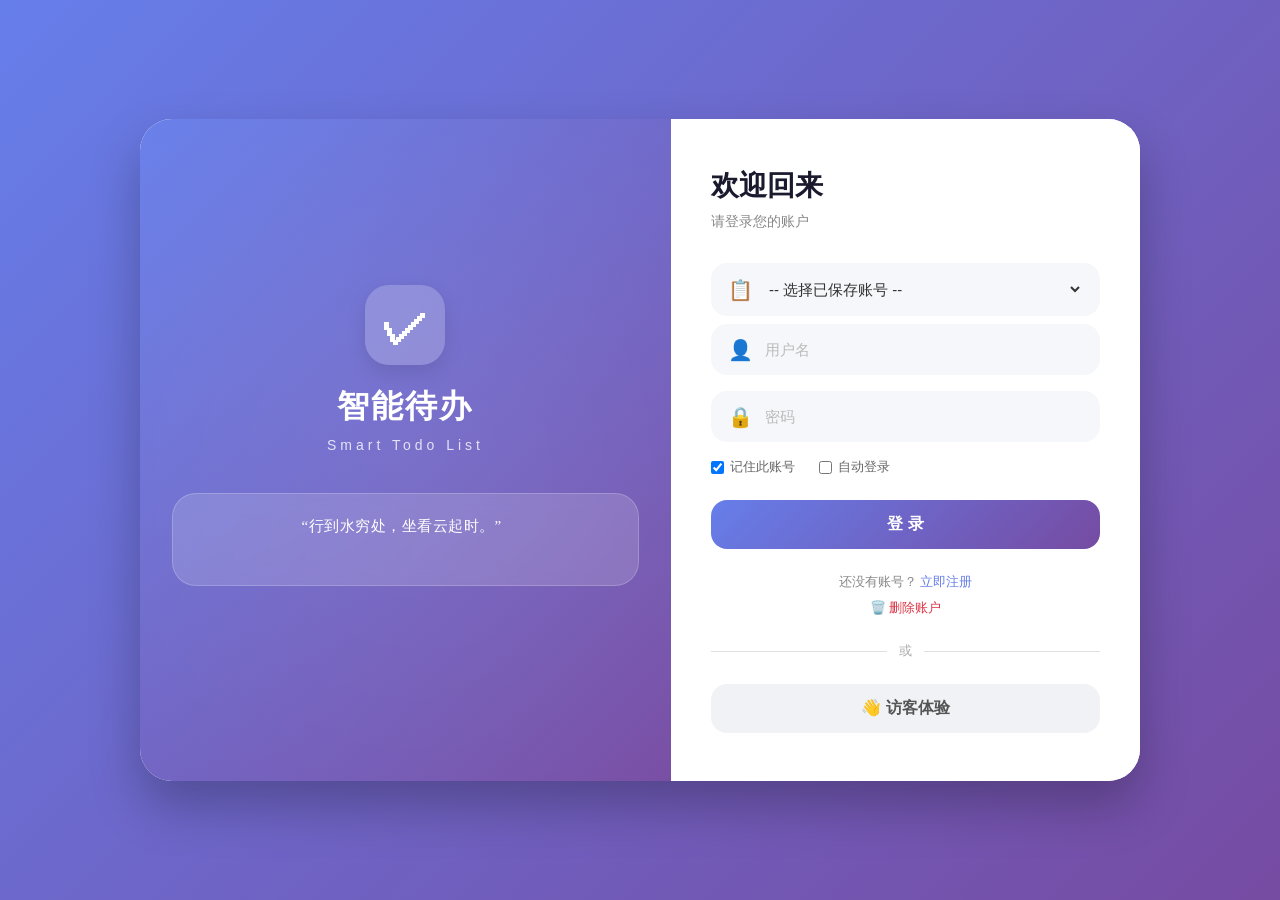
<file: index.html>
<!DOCTYPE html>
<html lang="zh-CN">
<head>
    <meta charset="UTF-8">
    <meta name="viewport" content="width=device-width, initial-scale=1.0">
    <title>智能待办</title>
    <link rel="stylesheet" href="style.css">
    <!-- 在 head 标签内添加，用于登录检测 -->
    <script>
        // 检查登录状态
        const currentUser = localStorage.getItem('current_user');
        if (!currentUser) {
            window.location.href = 'login.html';
        }
    </script>
</head>
<body>
<div class="container">

    <!-- 头部区域：诗词在左，标题在右 -->
    <div class="header-with-fortune">
        <!-- 左侧：诗词区域 -->
        <div class="poem-wrapper">
            <div class="poem-container">
                <div class="poem-content">
                    <span class="poem-line" id="poemLine">正在加载诗词...</span>
                </div>
                <span class="poem-author" id="poemAuthor"></span>
            </div>
        </div>
        
        <!-- 右侧：标题、日期和用户菜单 -->
        <div class="title-area" style="text-align: right;">
            <div style="display: flex; justify-content: flex-end; align-items: center; gap: 12px;">
                <h1>✓ 智能待办清单</h1>
                <div class="user-menu" id="userMenu">
                    <button id="userMenuBtn" class="user-btn">
                        <span class="user-icon">👤</span>
                        <span id="usernameDisplay"></span>
                        <span class="dropdown-arrow">▼</span>
                    </button>
                    <div class="user-dropdown" id="userDropdown">
                        <div class="user-info">
                            <span class="user-info-icon">👤</span>
                            <span id="dropdownUsername"></span>
                            <span id="guestBadge" class="guest-badge" style="display: none;">访客</span>
                        </div>
                        <div class="dropdown-divider"></div>
                        <button id="logoutBtn" class="dropdown-item logout-item">
                            🚪 退出登录
                        </button>
                    </div>
                </div>
            </div>
            <div class="current-date-wrapper" style="justify-content: flex-end;">
                <span class="date-icon">📅</span>
                <span class="current-date" id="currentDate"></span>
            </div>
        </div>
    </div>

    <!-- 右侧模块组：番茄钟 + 天气 + 打卡 + 运势 -->
    <div class="right-modules">
        <!-- ========== 番茄钟模块（横版长方形） ========== -->
        <div class="pomodoro-module">
            <div class="pomodoro-card-horizontal">
                <div class="pomodoro-left">
                    <div class="pomodoro-icon-large">🍅</div>
                    <div class="pomodoro-title">番茄钟</div>
                </div>
                <div class="pomodoro-center">
                    <div class="pomodoro-timer" id="pomodoroTimer">25:00</div>
                    <div class="pomodoro-controls">
                        <button id="pomodoroStartBtn" class="pomodoro-btn start">▶</button>
                        <button id="pomodoroPauseBtn" class="pomodoro-btn pause" style="display: none;">⏸</button>
                        <button id="pomodoroResetBtn" class="pomodoro-btn reset">🔄</button>
                    </div>
                </div>
                <div class="pomodoro-right">
                    <div class="time-setting">
                        <div class="time-display" id="timeDisplayValue">25</div>
                        <div class="time-unit">分钟</div>
                        <div class="time-buttons">
                            <button id="pomodoroDecreaseBtn" class="time-arrow">−</button>
                            <button id="pomodoroIncreaseBtn" class="time-arrow">+</button>
                        </div>
                    </div>
                    <button id="pomodoroSetBtn" class="set-btn-small">设置</button>
                </div>
            </div>
            <div class="pomodoro-footer">
                <div class="pomodoro-task-select" id="pomodoroTaskSelect" style="display: none;">
                    <select id="pomodoroTaskList">
                        <option value="">-- 关联任务（可选）--</option>
                    </select>
                </div>
                <div class="pomodoro-stats">
                    📊 今日专注: <span id="todayPomodoroCount">0</span> 个
                </div>
            </div>
            <input type="hidden" id="pomodoroCustomTime" value="25">
        </div>

        <!-- ========== 天气模块 ========== -->
        <div class="weather-module">
            <div class="weather-card" id="weatherCard">
                <div class="weather-loading" id="weatherLoading">
                    <span class="weather-icon">☁️</span>
                    <span>加载天气...</span>
                </div>
                <div class="weather-content" id="weatherContent" style="display: none;">
                    <div class="weather-temp" id="weatherTemp">--°C</div>
                    <div class="weather-desc" id="weatherDesc">--</div>
                    <div class="weather-location" id="weatherLocation">--</div>
                    <div class="weather-detail" id="weatherDetail"></div>
                </div>
            </div>
            <button id="refreshWeatherBtn" class="weather-refresh-btn">🔄 刷新</button>
        </div>

        <!-- ========== 每日打卡模块 ========== -->
        <div class="checkin-module">
            <div class="checkin-card" id="checkinCard">
                <div class="checkin-title">每日打卡</div>
                <div class="checkin-status" id="checkinStatus">
                    <span class="status-text">未打卡</span>
                </div>
                <button id="checkinBtn" class="checkin-btn">点击打卡</button>
            </div>
            <div class="checkin-streak" id="checkinStreak">
                🔥 连续打卡 <span id="streakCount">0</span> 天
            </div>
        </div>

        <!-- ========== 今日运势翻牌模块 ========== -->
        <div class="fortune-module">
            <div class="fortune-card-container" id="fortuneCard">
                <div class="fortune-card-inner">
                    <div class="fortune-front">
                        <span class="card-back-label">今日运势</span>
                        <span class="card-back-icon">🎴</span>
                        <span class="card-back-hint">点击翻牌</span>
                    </div>
                    <div class="fortune-back" id="fortuneBack">
                        <div class="fortune-level">?</div>
                        <div class="fortune-message">点击卡片查看今日运势</div>
                    </div>
                </div>
            </div>
            <div class="fortune-reset">
                <button id="resetFortuneBtn" class="reset-btn-small">🔄 重新翻牌</button>
            </div>
        </div>
    </div>
    <!-- ========== 每周待办完成趋势图模块 ========== -->
    <div class="heatmap-module">
        <div class="heatmap-header">
            <h3>📊 本周待办完成趋势图</h3>
            <p class="heatmap-subtitle">每周一自动清零 · 本周：<span id="weekRange">--</span> · 最后更新：<span id="updateDate">--</span></p>
        </div>
        
        <div class="weekly-table-container">
            <table class="weekly-table" id="weeklyTable">
                <thead>
                    <tr>
                        <th>星期</th>
                        <th>日期</th>
                        <th>完成任务数/今日待办</th>
                        <th>状态</th>
                        <th>操作</th>
                    </tr>
                </thead>
                <tbody id="weeklyTableBody">
                    <!-- 动态生成 -->
                </tbody>
            </table>
        </div>
        
        <div class="heatmap-actions">
            <button id="manualRecordBtn" class="heatmap-btn">📝 手动记录今日数据</button>
            <button id="resetWeekBtn" class="heatmap-btn reset">重置本周数据</button>
        </div>
        
        <!-- 手动记录模态框 -->
        <div id="heatmapModal" class="modal">
            <div class="modal-content small-modal">
                <div class="modal-header">
                    <h3>手动记录完成数据</h3>
                    <span class="close-heatmap-modal">&times;</span>
                </div>
                <div class="modal-body">
                    <div class="form-group">
                        <label>选择日期：</label>
                        <input type="date" id="heatmapDate" value="">
                    </div>
                    <div class="form-group">
                        <label>完成任务数：</label>
                        <input type="number" id="heatmapCount" min="0" max="50" value="0" step="1">
                    </div>
                    <p class="heatmap-note">💡 提示：每天完成任务时系统会自动记录，也可手动修改本周任何一天的数据</p>
                </div>
                <div class="modal-footer">
                    <button id="confirmHeatmapBtn" class="save-btn">保存</button>
                    <button id="cancelHeatmapBtn" class="cancel-btn">取消</button>
                </div>
            </div>
        </div>
    </div>

    <!-- 添加任务区 -->
    <div class="add-section">
        <input type="text" id="taskInput" placeholder="输入待办事项...">
        <select id="categorySelect">
            <option value="">-- 请先添加类型 --</option>
        </select>
        <input type="date" id="taskDate" value="">
        
        <select id="taskTimeSelect">
            <option value="">-- 选择时间 --</option>
            <option value="00:00">00:00</option>
            <option value="01:00">01:00</option>
            <option value="02:00">02:00</option>
            <option value="03:00">03:00</option>
            <option value="04:00">04:00</option>
            <option value="05:00">05:00</option>
            <option value="06:00">06:00</option>
            <option value="07:00">07:00</option>
            <option value="08:00">08:00</option>
            <option value="09:00">09:00</option>
            <option value="10:00">10:00</option>
            <option value="11:00">11:00</option>
            <option value="12:00">12:00</option>
            <option value="13:00">13:00</option>
            <option value="14:00">14:00</option>
            <option value="15:00">15:00</option>
            <option value="16:00">16:00</option>
            <option value="17:00">17:00</option>
            <option value="18:00">18:00</option>
            <option value="19:00">19:00</option>
            <option value="20:00">20:00</option>
            <option value="21:00">21:00</option>
            <option value="22:00">22:00</option>
            <option value="23:00">23:00</option>
        </select>

        <!-- 新增：预计耗时选择 -->
        <select id="taskDurationSelect">
            <option value="">-- 预计耗时 --</option>
            <option value="5">5 分钟</option>
            <option value="10">10 分钟</option>
            <option value="15">15 分钟</option>
            <option value="20">20 分钟</option>
            <option value="30">30 分钟</option>
            <option value="45">45 分钟</option>
            <option value="60">1 小时</option>
            <option value="90">1.5 小时</option>
            <option value="120">2 小时</option>
            <option value="180">3 小时</option>
            <option value="240">4 小时</option>
            <option value="300">5 小时</option>
            <option value="360">6 小时</option>
            <option value="480">8 小时</option>
        </select>

        <!-- 在添加任务区域，taskDurationSelect 之后，repeatSelect 之前添加 -->
        <select id="prioritySelect" class="priority-select">
            <option value="1">🔴 紧急重要 (先做)</option>
            <option value="2" selected>🟡 重要不紧急 (计划做)</option>
            <option value="3">🟢 紧急不重要 (授权做)</option>
            <option value="4">⚪ 不重要不紧急 (少做)</option>
        </select>

        <select id="repeatSelect">
            <option value="none">仅此一次</option>
            <option value="daily">每日重复</option>
        </select>
        <button id="addBtn">添加任务</button>
    </div>

    <!-- ========== 独立类型管理模块 ========== -->
    <div class="category-manager">
        <div class="manager-header">
            <h3>📁 类型管理</h3>
            <div class="manager-actions">
                <button id="openAddCategoryBtn" class="btn-add-category">+ 新建类型</button>
                <button id="openEditCategoryBtn" class="btn-edit-category">✏️ 修改类型</button>
            </div>
        </div>
        
        <div id="categoryList" class="category-list">
            <div class="empty-category">暂无类型，点击"新建类型"创建</div>
        </div>
    </div>

    <!-- ========== 每日重复任务管理区域 ========== -->
    <div class="daily-task-manager">
        <div class="manager-header">
            <h3>🔄 每日重复任务</h3>
            <div class="manager-actions">
                <button id="manageDailyTasksBtn" class="btn-edit-category">管理每日任务</button>
            </div>
        </div>
        <div id="dailyTaskList" class="category-list" style="min-height: 80px;">
            <div class="empty-category">暂无每日重复任务，添加任务时选择"每日重复"即可</div>
        </div>
    </div>

    <!-- ========== 未来任务时间线模块 ========== -->
    <div class="future-tasks-module">
        <div class="module-header">
            <h3>📅 未来任务时间线</h3>
            <div class="future-tips">
                <span class="tip-badge">📌 按日期排列</span>
                <span class="tip-badge">⏰ 提前规划</span>
                <span class="tip-badge">✨ 仅显示单独任务</span>
            </div>
        </div>
        <div id="futureTasksList" class="future-tasks-container">
            <div class="empty-future-state">✨ 暂无未来任务，添加任务时选择未来的日期即可</div>
        </div>
    </div>

    <!-- 筛选标签（动态生成） -->
    <div class="filter-section">
        <div class="filter-label">筛选：</div>
        <div class="filter-tabs" id="filterTabs"></div>
        <!-- 添加视图切换按钮 -->
        <div class="view-switch">
            <button id="listViewBtn" class="view-switch-btn active">📋 列表视图</button>
            <button id="matrixViewBtn" class="view-switch-btn">📊 四象限视图</button>
        </div>
    </div>

    <!-- 列表视图容器 -->
    <div id="todoList" class="todo-list"></div>

    <!-- 四象限视图容器（初始隐藏） -->
    <div id="matrixView" class="matrix-view" style="display: none;">
        <div class="matrix-grid">
            <div class="matrix-quadrant quadrant-1">
                <div class="quadrant-header">
                    <span class="quadrant-icon">🔴</span>
                    <span class="quadrant-title">紧急且重要</span>
                    <span class="quadrant-subtitle">立即去做</span>
                </div>
                <div class="quadrant-tasks" id="quadrant1Tasks"></div>
            </div>
            <div class="matrix-quadrant quadrant-2">
                <div class="quadrant-header">
                    <span class="quadrant-icon">🟡</span>
                    <span class="quadrant-title">重要不紧急</span>
                    <span class="quadrant-subtitle">计划去做</span>
                </div>
                <div class="quadrant-tasks" id="quadrant2Tasks"></div>
            </div>
            <div class="matrix-quadrant quadrant-3">
                <div class="quadrant-header">
                    <span class="quadrant-icon">🟢</span>
                    <span class="quadrant-title">紧急不重要</span>
                    <span class="quadrant-subtitle">授权去做</span>
                </div>
                <div class="quadrant-tasks" id="quadrant3Tasks"></div>
            </div>
            <div class="matrix-quadrant quadrant-4">
                <div class="quadrant-header">
                    <span class="quadrant-icon">⚪</span>
                    <span class="quadrant-title">不重要不紧急</span>
                    <span class="quadrant-subtitle">尽量不做</span>
                </div>
                <div class="quadrant-tasks" id="quadrant4Tasks"></div>
            </div>
        </div>
    </div>

    <!-- 统计面板 -->
    <div class="stats">
        <div class="stats-row">
            <span>📋 总任务: <span id="totalCount">0</span></span>
            <span>✅ 已完成: <span id="completedCount">0</span></span>
            <span>📊 完成率: <span id="percentCount">0</span>%</span>
        </div>

        <!-- 新增：耗时统计行 -->
        <div class="stats-row">
            <span>⏱️ 预计总耗时: <span id="totalEstimatedTime">0</span> 分钟</span>
            <span>✔️ 已完成耗时: <span id="completedEstimatedTime">0</span> 分钟</span>
        </div>

        <div class="progress-bar">
            <div class="progress-fill" id="progressFill"></div>
        </div>
        <div class="category-stats" id="categoryStats"></div>
        <div class="stats-actions">
            <button id="clearCompletedBtn" class="clear-btn">清除已完成</button>
            <button id="exportBtn" class="export-btn">导出数据</button>
            <button id="resetDataBtn" class="reset-btn">重置所有数据</button>
        </div>
    </div>
</div>

<!-- ========== 新建类型模态框 ========== -->
<div id="addCategoryModal" class="modal">
    <div class="modal-content">
        <div class="modal-header">
            <h3>新建类型</h3>
            <span class="close-add-modal">&times;</span>
        </div>
        <div class="modal-body">
            <div class="form-group">
                <label>类型名称：</label>
                <input type="text" id="addCategoryName" placeholder="例如：工作、健身、阅读" maxlength="20">
            </div>
            <div class="form-group">
                <label>选择图标（Emoji）：</label>
                <div class="emoji-selector">
                    <input type="text" id="addCategoryEmoji" placeholder="输入emoji" maxlength="2" value="📌">
                    <span id="addEmojiPreview" class="emoji-preview">📌</span>
                    <button type="button" id="addToggleEmojiPickerBtn" class="small-btn">常用表情</button>
                </div>
                <div id="addEmojiPicker" class="emoji-picker-grid" style="display: none;"></div>
            </div>
        </div>
        <div class="modal-footer">
            <button id="confirmAddCategoryBtn" class="save-btn">保存</button>
            <button id="cancelAddModalBtn" class="cancel-btn">取消</button>
        </div>
    </div>
</div>

<!-- ========== 修改类型模态框 ========== -->
<div id="editCategoryModal" class="modal">
    <div class="modal-content">
        <div class="modal-header">
            <h3>修改类型</h3>
            <span class="close-edit-modal">&times;</span>
        </div>
        <div class="modal-body">
            <div class="form-group">
                <label>选择要修改的类型：</label>
                <select id="editCategorySelect" class="category-select-dropdown">
                    <option value="">-- 请选择类型 --</option>
                </select>
            </div>
            <div class="form-group">
                <label>新的类型名称：</label>
                <input type="text" id="editCategoryName" placeholder="输入新名称" maxlength="20">
            </div>
            <div class="form-group">
                <label>新的图标（Emoji）：</label>
                <div class="emoji-selector">
                    <input type="text" id="editCategoryEmoji" placeholder="输入emoji" maxlength="2" value="📌">
                    <span id="editEmojiPreview" class="emoji-preview">📌</span>
                    <button type="button" id="editToggleEmojiPickerBtn" class="small-btn">常用表情</button>
                </div>
                <div id="editEmojiPicker" class="emoji-picker-grid" style="display: none;"></div>
            </div>
            <div class="warning-box" id="editWarning" style="display: none;">
                ⚠️ 修改类型名称后，该类型下的所有待办事项将自动更新
            </div>
        </div>
        <div class="modal-footer">
            <button id="confirmEditCategoryBtn" class="save-btn">确认修改</button>
            <button id="deleteCategoryInEditBtn" class="delete-btn-in-modal">删除该类型</button>
            <button id="cancelEditModalBtn" class="cancel-btn">取消</button>
        </div>
    </div>
</div>

<!-- ========== 每日任务管理模态框 ========== -->
<div id="dailyTaskModal" class="modal">
    <div class="modal-content">
        <div class="modal-header">
            <h3>管理每日重复任务</h3>
            <span class="close-daily-modal">&times;</span>
        </div>
        <div class="modal-body">
            <div id="dailyTaskManageList" style="max-height: 400px; overflow-y: auto;">
                <!-- 动态生成每日任务列表 -->
            </div>
            <div class="warning-box" style="margin-top: 15px;">
                💡 提示：删除每日任务后，所有未完成的该任务副本也将被删除
            </div>
        </div>
        <div class="modal-footer">
            <button id="closeDailyModalBtn" class="cancel-btn">关闭</button>
        </div>
    </div>
</div>

<!-- ========== 编辑任务模态框 ========== -->
<div id="editTaskModal" class="modal">
    <div class="modal-content">
        <div class="modal-header">
            <h3>✏️ 编辑待办</h3>
            <span class="close-edit-task-modal">&times;</span>
        </div>
        <div class="modal-body">
            <input type="hidden" id="editTaskId">
            <div class="form-group">
                <label>任务内容：</label>
                <input type="text" id="editTaskText" placeholder="输入待办内容">
            </div>
            <div class="form-group">
                <label>类型：</label>
                <select id="editTaskCategorySelect"></select>
            </div>
            <div class="form-group">
                <label>日期：</label>
                <input type="date" id="editTaskDate">
            </div>
            <div class="form-group">
                <label>时间：</label>
                <select id="editTaskTimeSelect">
                    <option value="">-- 不设置时间 --</option>
                    <option value="00:00">00:00</option>
                    <option value="01:00">01:00</option>
                    <option value="02:00">02:00</option>
                    <option value="03:00">03:00</option>
                    <option value="04:00">04:00</option>
                    <option value="05:00">05:00</option>
                    <option value="06:00">06:00</option>
                    <option value="07:00">07:00</option>
                    <option value="08:00">08:00</option>
                    <option value="09:00">09:00</option>
                    <option value="10:00">10:00</option>
                    <option value="11:00">11:00</option>
                    <option value="12:00">12:00</option>
                    <option value="13:00">13:00</option>
                    <option value="14:00">14:00</option>
                    <option value="15:00">15:00</option>
                    <option value="16:00">16:00</option>
                    <option value="17:00">17:00</option>
                    <option value="18:00">18:00</option>
                    <option value="19:00">19:00</option>
                    <option value="20:00">20:00</option>
                    <option value="21:00">21:00</option>
                    <option value="22:00">22:00</option>
                    <option value="23:00">23:00</option>
                </select>
            </div>
            <div class="form-group">
                <label>预计耗时：</label>
                <select id="editTaskDurationSelect">
                    <option value="">-- 不设置 --</option>
                    <option value="5">5 分钟</option>
                    <option value="10">10 分钟</option>
                    <option value="15">15 分钟</option>
                    <option value="20">20 分钟</option>
                    <option value="30">30 分钟</option>
                    <option value="45">45 分钟</option>
                    <option value="60">1 小时</option>
                    <option value="90">1.5 小时</option>
                    <option value="120">2 小时</option>
                    <option value="180">3 小时</option>
                    <option value="240">4 小时</option>
                    <option value="300">5 小时</option>
                    <option value="360">6 小时</option>
                    <option value="480">8 小时</option>
                </select>
            </div>
            <div class="form-group">
                <label>优先级：</label>
                <select id="editTaskPrioritySelect">
                    <option value="1">🔴 紧急重要 (先做)</option>
                    <option value="2">🟡 重要不紧急 (计划做)</option>
                    <option value="3">🟢 紧急不重要 (授权做)</option>
                    <option value="4">⚪ 不重要不紧急 (少做)</option>
                </select>
            </div>
            <div class="warning-box" id="editTaskWarning" style="display: none;">
                ⚠️ 修改日期后，任务会移动到对应日期
            </div>
        </div>
        <div class="modal-footer">
            <button id="confirmEditTaskBtn" class="save-btn">保存修改</button>
            <button id="cancelEditTaskBtn" class="cancel-btn">取消</button>
        </div>
    </div>
</div>

<script src="script.js"></script>
<script src="https://sdk.jinrishici.com/v2/browser/jinrishici.js" charset="utf-8"></script>
</body>
</html>
</file>
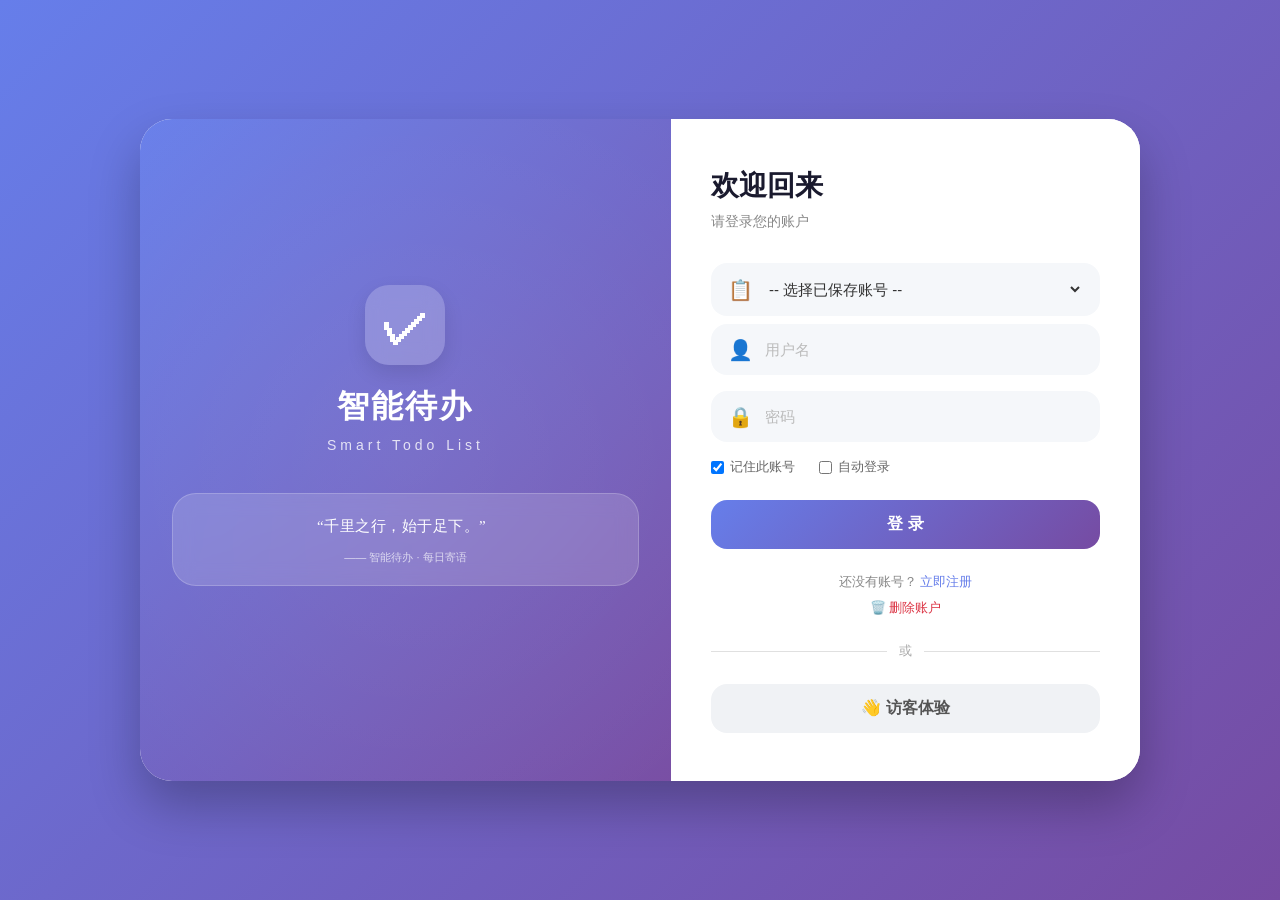
<file: login.html>
<!DOCTYPE html>
<html lang="zh-CN">
<head>
    <meta charset="UTF-8">
    <meta name="viewport" content="width=device-width, initial-scale=1.0, user-scalable=no">
    <title>登录 - 智能待办</title>
    <link rel="stylesheet" href="login.css">
</head>
<body>
    <div class="login-container">
        <div class="login-card horizontal">
            <!-- 左侧：欢迎区域（带一言） -->
            <div class="login-left">
                <div class="welcome-content">
                    <div class="logo-icon-large">✓</div>
                    <h1 class="welcome-title">智能待办</h1>
                    <p class="welcome-subtitle">Smart Todo List</p>
                    
                    <!-- 一言展示区域（打字机效果） -->
                    <div class="hitokoto-wrapper">
                        <div class="hitokoto-container" id="hitokotoContainer">
                            <div class="hitokoto-content">
                                <span class="hitokoto-text" id="hitokotoText"></span>
                                <span class="cursor" id="cursor">|</span>
                            </div>
                            <p class="hitokoto-from" id="hitokotoFrom"></p>
                        </div>
                    </div>
                </div>
            </div>
            
            <!-- 右侧：表单区域 -->
            <div class="login-right">
                <!-- 登录表单 -->
                <div class="form-container" id="loginForm">
                    <h2 class="form-title">欢迎回来</h2>
                    <p class="form-subtitle">请登录您的账户</p>
                    
                    <!-- 账号选择下拉框 -->
                    <div class="input-group" style="margin-bottom: 8px;">
                        <span class="input-icon">📋</span>
                        <select id="savedAccountsSelect" style="flex:1; padding: 16px 0; border: none; background: transparent; font-size: 15px;">
                            <option value="">-- 选择已保存账号 --</option>
                        </select>
                        <span id="clearAccountsHint" style="font-size: 14px; color: #999; cursor: pointer; display: none;" title="清除所有保存的账号">✖️</span>
                    </div>
                    
                    <div class="input-group">
                        <span class="input-icon">👤</span>
                        <input type="text" id="loginUsername" placeholder="用户名" autocomplete="username">
                    </div>
                    <div class="input-group">
                        <span class="input-icon">🔒</span>
                        <input type="password" id="loginPassword" placeholder="密码" autocomplete="current-password">
                    </div>
                    
                    <div class="options-row">
                        <label class="checkbox-label">
                            <input type="checkbox" id="saveAccountCheckbox"> 记住此账号
                        </label>
                        <label class="checkbox-label">
                            <input type="checkbox" id="autoLoginCheckbox"> 自动登录
                        </label>
                    </div>
                    
                    <button id="doLoginBtn" class="btn btn-primary">登 录</button>
                    
                    <div class="form-footer">
                        <p class="switch-mode">
                            还没有账号？
                            <a href="javascript:void(0)" id="showRegisterBtn">立即注册</a>
                        </p>
                        <p class="switch-mode delete-account">
                            <a href="javascript:void(0)" id="showDeleteAccountBtn" style="color: #dc3545;">🗑️ 删除账户</a>
                        </p>
                    </div>
                </div>

                <!-- 注册表单 -->
                <div class="form-container" id="registerForm" style="display: none;">
                    <h2 class="form-title">创建账户</h2>
                    <p class="form-subtitle">开始您的效率之旅</p>
                    
                    <div class="input-group">
                        <span class="input-icon">👤</span>
                        <input type="text" id="regUsername" placeholder="用户名 (3-20个字符)" autocomplete="off">
                    </div>
                    <div class="input-group">
                        <span class="input-icon">🔒</span>
                        <input type="password" id="regPassword" placeholder="密码 (至少6位)" autocomplete="new-password">
                    </div>
                    <div class="input-group">
                        <span class="input-icon">✓</span>
                        <input type="password" id="regConfirmPassword" placeholder="确认密码" autocomplete="off">
                    </div>
                    
                    <button id="doRegisterBtn" class="btn btn-primary">注 册</button>
                    
                    <div class="form-footer">
                        <p class="switch-mode">
                            已有账号？
                            <a href="javascript:void(0)" id="showLoginBtn">返回登录</a>
                        </p>
                    </div>
                </div>

                <!-- 访客模式 -->
                <div class="guest-mode">
                    <div class="divider">
                        <span>或</span>
                    </div>
                    <button id="guestBtn" class="btn btn-guest">👋 访客体验</button>
                </div>
            </div>
        </div>

        <!-- 删除账户确认模态框 -->
        <div id="deleteAccountModal" class="delete-modal">
            <div class="delete-modal-content">
                <div class="delete-modal-header">
                    <h3>⚠️ 删除账户</h3>
                    <span class="close-delete-modal">&times;</span>
                </div>
                <div class="delete-modal-body">
                    <div class="warning-text">
                        删除账户将永久清除以下数据，无法恢复：
                    </div>
                    <ul>
                        <li>所有待办任务</li>
                        <li>类型分类</li>
                        <li>打卡记录</li>
                        <li>运势记录</li>
                        <li>番茄钟历史</li>
                        <li>每周数据</li>
                    </ul>
                    <p class="confirm-hint">
                        📝 请输入密码确认删除：
                    </p>
                    <input type="password" id="deletePassword" placeholder="输入密码">
                </div>
                <div class="delete-modal-footer">
                    <button id="cancelDeleteBtn" class="delete-cancel-btn">取消</button>
                    <button id="confirmDeleteBtn" class="delete-confirm-btn">确认删除</button>
                </div>
            </div>
        </div>
    </div>

    <div class="toast-message" id="toastMsg" style="display: none;"></div>

    <script src="login.js"></script>
</body>
</html>
</file>
<file: style.css>
* {
    margin: 0;
    padding: 0;
    box-sizing: border-box;
}

body {
    font-family: 'Segoe UI', Tahoma, Geneva, Verdana, sans-serif;
    padding: 20px;
    background: #f0f2f5;
}

.container {
    max-width: 1400px;
    margin: 0 auto;
    background: white;
    padding: 25px;
    border-radius: 16px;
    box-shadow: 0 2px 12px rgba(0, 0, 0, 0.1);
}

/* 头部区域 - 标题在左，诗词在右 */
.header-with-fortune {
    display: flex;
    justify-content: space-between;
    align-items: flex-start;
    margin-bottom: 20px;
    flex-wrap: wrap;
    gap: 15px;
}

/* 标题区域 */
.title-area {
    flex: 1;
}

/* 右侧模块组容器 - 独立一行并右对齐 */
.right-modules {
    display: flex;
    align-items: flex-start;
    gap: 20px;
    justify-content: flex-end;
    flex-wrap: wrap;
    margin-bottom: 20px;  /* 与下方内容保持间距 */
}

/* 诗词容器在右上角时调整样式 */
.header-with-fortune .poem-wrapper {
    margin: 0;
    flex-shrink: 0;
}

/* 响应式：小屏幕时诗词换行到标题下方 */
@media (max-width: 700px) {
    .header-with-fortune {
        flex-direction: column;
        align-items: stretch;
    }
    
    .header-with-fortune .poem-wrapper {
        order: 2;
    }
}

.title-area h1 {
    font-size: 28px;
    color: #1a1a2e;
    margin-bottom: 5px;
}

.title-area .subtitle {
    color: #666;
    font-size: 14px;
    border-left: 3px solid #4a90e2;
    padding-left: 12px;
    margin: 0;
}

.current-date-wrapper {
    display: inline-flex;
    align-items: center;
    gap: 8px;
    background: linear-gradient(135deg, #667eea 0%, #764ba2 100%);
    padding: 6px 16px;
    border-radius: 30px;
    margin-top: 12px;
    box-shadow: 0 2px 8px rgba(102, 126, 234, 0.25);
}

.date-icon {
    font-size: 14px;
}

.current-date {
    font-size: 13px;
    color: white;
    font-weight: 500;
    letter-spacing: 0.5px;
}

/* 右侧模块组 - 右对齐 */
.right-modules {
    display: flex;
    align-items: flex-start;
    gap: 20px;
    flex-shrink: 0;
    justify-content: flex-end;  /* 新增：右对齐 */
    flex-wrap: wrap;
}

/* ========== 每日打卡模块 ========== */
.checkin-module {
    display: flex;
    flex-direction: column;
    align-items: center;
    gap: 8px;
}

.checkin-card {
    width: 120px;
    height: 120px;
    background: linear-gradient(135deg, #43e97b 0%, #38f9d7 100%);
    border-radius: 16px;
    display: flex;
    flex-direction: column;
    align-items: center;
    justify-content: center;
    gap: 6px;
    box-shadow: 0 4px 12px rgba(0, 0, 0, 0.15);
    transition: all 0.3s ease;
}

.checkin-card.checked {
    background: linear-gradient(135deg, #a8edea 0%, #fed6e3 100%);
    opacity: 0.8;
}

.checkin-title {
    font-size: 14px;
    font-weight: bold;
    color: white;
    text-shadow: 1px 1px 2px rgba(0,0,0,0.1);
}

.checkin-status {
    font-size: 12px;
    color: white;
    background: rgba(0,0,0,0.2);
    padding: 2px 8px;
    border-radius: 20px;
}

.checkin-btn {
    background: #2d6a4f;
    color: white;
    border: none;
    padding: 4px 12px;
    border-radius: 20px;
    cursor: pointer;
    font-size: 12px;
    font-weight: 500;
    transition: all 0.2s ease;
    margin-top: 5px;
}

.checkin-btn:hover:not(.disabled) {
    background: #1b4d3e;
    transform: scale(1.02);
}

.checkin-btn.disabled {
    background: #adb5bd;
    cursor: not-allowed;
    opacity: 0.6;
}

.checkin-streak {
    font-size: 12px;
    color: #e67700;
    background: #fff3bf;
    padding: 4px 12px;
    border-radius: 20px;
    font-weight: 500;
}

#streakCount {
    font-weight: bold;
    font-size: 14px;
    color: #e8590c;
}

/* ========== 今日运势翻牌模块 ========== */
.fortune-module {
    display: flex;
    flex-direction: column;
    align-items: center;
    gap: 8px;
}

.fortune-card-container {
    width: 120px;
    height: 120px;
    perspective: 1000px;
    cursor: pointer;
}

.fortune-card-inner {
    position: relative;
    width: 100%;
    height: 100%;
    text-align: center;
    transition: transform 0.6s cubic-bezier(0.4, 0.0, 0.2, 1);
    transform-style: preserve-3d;
    border-radius: 16px;
}

.fortune-module.flipped .fortune-card-inner {
    transform: rotateY(180deg);
}

.fortune-front, .fortune-back {
    position: absolute;
    width: 100%;
    height: 100%;
    backface-visibility: hidden;
    border-radius: 16px;
    display: flex;
    flex-direction: column;
    align-items: center;
    justify-content: center;
    box-shadow: 0 4px 12px rgba(0, 0, 0, 0.15);
}

.fortune-front {
    background: linear-gradient(135deg, #667eea 0%, #764ba2 100%);
    transform: rotateY(0deg);
    border: 2px solid rgba(255, 255, 255, 0.3);
}

.card-back-label {
    font-size: 14px;
    color: white;
    font-weight: bold;
    margin-bottom: 8px;
    text-shadow: 1px 1px 2px rgba(0,0,0,0.2);
}

.card-back-icon {
    font-size: 36px;
    margin: 5px 0;
    animation: pulse 1.5s ease-in-out infinite;
}

.card-back-hint {
    font-size: 11px;
    color: rgba(255, 255, 255, 0.8);
}

@keyframes pulse {
    0%, 100% { transform: scale(1); opacity: 0.7; }
    50% { transform: scale(1.1); opacity: 1; }
}

.fortune-back {
    background: white;
    transform: rotateY(180deg);
    padding: 12px;
    display: flex;
    flex-direction: column;
    justify-content: center;
    align-items: center;
    gap: 8px;
}

.fortune-level {
    font-size: 22px;
    font-weight: bold;
    margin-bottom: 5px;
}

.fortune-level.daiji { color: #dc3545; }
.fortune-level.xiaoji { color: #dc3545; }
.fortune-level.zhongping { color: #28a745; }
.fortune-level.xiong { color: #1a1a1a; }
.fortune-level.daxiong { color: #1a1a1a; }

.fortune-message {
    font-size: 10px;
    color: #555;
    text-align: center;
    line-height: 1.4;
    padding: 0 5px;
}

.fortune-advice {
    font-size: 9px;
    color: #888;
    text-align: center;
    font-style: italic;
}

.fortune-reset {
    width: 100%;
    display: flex;
    justify-content: center;
}

.reset-btn-small {
    background: #e67700;
    color: white;
    border: none;
    padding: 4px 12px;
    border-radius: 20px;
    cursor: pointer;
    font-size: 12px;
    font-weight: 500;
    transition: all 0.2s ease;
    white-space: nowrap;
}

.reset-btn-small:hover {
    background: #e8590c;
    transform: scale(1.02);
}

.reset-btn-small:active {
    transform: scale(0.98);
}

/* ========== 两列布局 ========== */
.two-columns {
    display: grid;
    grid-template-columns: 1fr 1fr;
    gap: 20px;
    margin-bottom: 25px;
}

/* ========== 每周待办完成趋势图模块 ========== */
.heatmap-module {
    background: #f8f9fc;
    border-radius: 16px;
    padding: 20px;
    margin-bottom: 25px;
    border: 1px solid #e8ecf0;
}

.heatmap-header {
    margin-bottom: 20px;
    display: flex;
    justify-content: space-between;
    align-items: center;
    flex-wrap: wrap;
    gap: 10px;
}

.heatmap-header h3 {
    font-size: 18px;
    color: #2c3e50;
    margin-bottom: 8px;
}

.heatmap-subtitle {
    font-size: 12px;
    color: #888;
    font-style: italic;
}

.week-range {
    background: #e9ecef;
    padding: 4px 12px;
    border-radius: 20px;
    font-size: 13px;
    font-weight: 500;
    color: #495057;
}

/* 每周表格样式 */
.weekly-table-container {
    overflow-x: auto;
    margin-bottom: 20px;
}

.weekly-table {
    width: 100%;
    border-collapse: collapse;
    background: white;
    border-radius: 12px;
    overflow: hidden;
    box-shadow: 0 1px 3px rgba(0,0,0,0.1);
}

.weekly-table th,
.weekly-table td {
    padding: 12px 15px;
    text-align: center;
    border-bottom: 1px solid #e8ecf0;
}

.weekly-table th {
    background: #4a90e2;
    color: white;
    font-weight: 600;
    font-size: 14px;
}

.weekly-table tr:hover {
    background: #f8f9fc;
}

.weekly-table .today-row {
    background: #e3f2fd;
    border-left: 3px solid #4a90e2;
}

.weekday-name {
    font-weight: 600;
    color: #333;
}

.weekday-date {
    font-size: 12px;
    color: #888;
}

.completed-count {
    font-size: 16px;
    font-weight: 500;
    display: flex;
    align-items: center;
    justify-content: center;
    gap: 5px;
}

.count-badge {
    display: inline-block;
    padding: 4px 10px;
    border-radius: 20px;
    font-size: 14px;
    font-weight: 600;
}

.total-divider {
    font-size: 14px;
    color: #999;
    font-weight: normal;
}

.total-tasks {
    display: inline-block;
    padding: 4px 8px;
    border-radius: 20px;
    font-size: 12px;
    background: #f0f0f0;
    color: #666;
    font-weight: normal;
}

.count-0 { background: #ebedf0; color: #666; }
.count-1-3 { background: #9be9a8; color: #1e7e34; }
.count-4-5 { background: #40c463; color: white; }
.count-6-8 { background: #30a14e; color: white; }
.count-9-plus { background: #216e39; color: white; }

.status-badge {
    display: inline-block;
    padding: 4px 10px;
    border-radius: 20px;
    font-size: 12px;
    font-weight: 500;
}

.status-completed {
    background: #d4edda;
    color: #155724;
}

.status-partial {
    background: #fff3cd;
    color: #856404;
}

.status-pending {
    background: #f8d7da;
    color: #721c24;
}

.edit-day-btn {
    background: #6c757d;
    color: white;
    border: none;
    padding: 4px 10px;
    border-radius: 15px;
    cursor: pointer;
    font-size: 11px;
    transition: all 0.2s;
}

.edit-day-btn:hover {
    background: #4a90e2;
    transform: scale(1.02);
}

.heatmap-actions {
    display: flex;
    gap: 12px;
    margin-top: 20px;
    justify-content: flex-end;
}

.heatmap-btn {
    background: #4a90e2;
    color: white;
    border: none;
    padding: 8px 16px;
    border-radius: 8px;
    cursor: pointer;
    font-size: 13px;
    font-weight: 500;
    transition: all 0.2s;
}

.heatmap-btn:hover {
    background: #357abd;
    transform: scale(1.02);
}

.heatmap-btn.reset {
    background: #6c757d;
}

.heatmap-btn.reset:hover {
    background: #5a6268;
}

.heatmap-note {
    font-size: 11px;
    color: #888;
    margin-top: 12px;
    padding: 8px;
    background: #f8f9fa;
    border-radius: 8px;
    line-height: 1.4;
}

.update-info {
    margin-top: 10px;
    text-align: right;
    font-size: 11px;
    color: #999;
}

/* 类型管理区域 */
.category-manager {
    background: #f8f9fc;
    border-radius: 12px;
    margin-bottom: 25px;
    border: 1px solid #e8ecf0;
    overflow: hidden;
}

.manager-header {
    display: flex;
    justify-content: space-between;
    align-items: center;
    padding: 15px 20px;
    background: #fff;
    border-bottom: 1px solid #e8ecf0;
    flex-wrap: wrap;
    gap: 10px;
}

.manager-header h3 {
    font-size: 16px;
    color: #2c3e50;
}

.manager-actions {
    display: flex;
    gap: 10px;
}

.btn-add-category {
    background: #28a745;
    color: white;
    border: none;
    padding: 6px 16px;
    border-radius: 20px;
    cursor: pointer;
    font-size: 13px;
    font-weight: 500;
}

.btn-add-category:hover {
    background: #218838;
}

.btn-edit-category {
    background: #ffc107;
    color: #333;
    border: none;
    padding: 6px 16px;
    border-radius: 20px;
    cursor: pointer;
    font-size: 13px;
    font-weight: 500;
}

.btn-edit-category:hover {
    background: #e0a800;
}

.category-list {
    padding: 15px 20px;
    min-height: 80px;
    display: flex;
    flex-wrap: wrap;
    gap: 12px;
    align-items: center;
}

.empty-category {
    color: #999;
    font-size: 13px;
    width: 100%;
    text-align: center;
    padding: 15px;
}

.category-card {
    display: inline-flex;
    align-items: center;
    gap: 8px;
    background: white;
    padding: 8px 16px;
    border-radius: 30px;
    border: 1px solid #ddd;
    box-shadow: 0 1px 2px rgba(0,0,0,0.05);
}

.category-emoji {
    font-size: 20px;
}

.category-name {
    font-size: 14px;
    font-weight: 500;
    color: #333;
}

/* 添加任务区域 */
.add-section {
    display: flex;
    gap: 12px;
    margin-bottom: 25px;
    flex-wrap: wrap;
}

.add-section input,
.add-section select,
.add-section button {
    padding: 10px 14px;
    font-size: 14px;
    border-radius: 8px;
}

.add-section input {
    flex: 2;
    min-width: 180px;
    border: 1px solid #ddd;
}

.add-section input:focus {
    outline: none;
    border-color: #4a90e2;
}

.add-section select {
    flex: 1;
    min-width: 130px;
    border: 1px solid #ddd;
    background: white;
    cursor: pointer;
}

.add-section button {
    background: #4a90e2;
    color: white;
    border: none;
    cursor: pointer;
    font-weight: 500;
    transition: background 0.2s;
}

.add-section button:hover {
    background: #357abd;
}

/* 筛选区域 */
.filter-section {
    display: flex;
    align-items: center;
    gap: 15px;
    margin-bottom: 20px;
    flex-wrap: wrap;
}

.filter-label {
    font-size: 14px;
    font-weight: 500;
    color: #555;
}

.filter-tabs {
    display: flex;
    gap: 8px;
    flex-wrap: wrap;
}

.filter-btn {
    padding: 6px 14px;
    cursor: pointer;
    background: #e9ecef;
    border: none;
    border-radius: 25px;
    font-size: 13px;
    transition: all 0.2s;
}

.filter-btn:hover {
    background: #dee2e6;
}

.filter-btn.active {
    background: #4a90e2;
    color: white;
}

/* 待办列表 */
.todo-list {
    margin-bottom: 20px;
    min-height: 200px;
    max-height: 400px;
    overflow-y: auto;
}

.todo-item {
    display: flex;
    align-items: center;
    justify-content: space-between;
    padding: 12px;
    border-bottom: 1px solid #eee;
    gap: 12px;
}

.todo-item:hover {
    background: #fafbfc;
}

.todo-info {
    display: flex;
    align-items: center;
    gap: 14px;
    flex: 1;
    flex-wrap: wrap;
}

.todo-check {
    width: 20px;
    height: 20px;
    cursor: pointer;
}

.todo-text {
    font-size: 15px;
    color: #333;
}

.completed .todo-text {
    text-decoration: line-through;
    color: #aaa;
}

.todo-category {
    font-size: 12px;
    background: #e9ecef;
    padding: 3px 10px;
    border-radius: 20px;
    color: #555;
}

.delete-task-btn {
    background: #dc3545;
    color: white;
    border: none;
    padding: 5px 12px;
    border-radius: 6px;
    cursor: pointer;
    font-size: 12px;
    transition: background 0.2s;
}

.delete-task-btn:hover {
    background: #c82333;
}

.empty-state {
    text-align: center;
    padding: 40px;
    color: #999;
}

/* 统计面板 */
.stats {
    background: #f8f9fc;
    padding: 18px;
    border-radius: 12px;
    margin-top: 20px;
    border: 1px solid #e8ecf0;
}

.stats-row {
    display: flex;
    justify-content: space-between;
    margin-bottom: 12px;
    font-size: 14px;
}

.progress-bar {
    background: #e9ecef;
    height: 10px;
    border-radius: 10px;
    overflow: hidden;
    margin: 12px 0;
}

.progress-fill {
    background: #28a745;
    height: 100%;
    width: 0%;
    transition: width 0.3s;
}

.category-stats {
    display: flex;
    flex-wrap: wrap;
    gap: 10px;
    margin: 15px 0;
    max-height: 150px;
    overflow-y: auto;
}

.category-stat-item {
    background: white;
    padding: 4px 12px;
    border-radius: 20px;
    font-size: 13px;
    border: 1px solid #e0e4e8;
}

.stats-actions {
    display: flex;
    gap: 10px;
    flex-wrap: wrap;
    margin-top: 15px;
}

.clear-btn, .export-btn, .reset-btn {
    padding: 6px 14px;
    border: none;
    border-radius: 6px;
    cursor: pointer;
    font-size: 13px;
    transition: all 0.2s;
}

.clear-btn {
    background: #dc3545;
    color: white;
}

.clear-btn:hover {
    background: #c82333;
}

.export-btn {
    background: #6c757d;
    color: white;
}

.export-btn:hover {
    background: #5a6268;
}

.reset-btn {
    background: #ffc107;
    color: #333;
}

.reset-btn:hover {
    background: #e0a800;
}

/* ========== 模态框样式 ========== */
.modal {
    display: none;
    position: fixed;
    z-index: 1000;
    left: 0;
    top: 0;
    width: 100%;
    height: 100%;
    background-color: rgba(0,0,0,0.5);
    backdrop-filter: blur(3px);
}

.modal-content {
    background-color: white;
    margin: 10% auto;
    width: 90%;
    max-width: 450px;
    border-radius: 16px;
    box-shadow: 0 10px 40px rgba(0,0,0,0.2);
    animation: slideDown 0.2s ease;
}

.small-modal {
    max-width: 380px;
}

@keyframes slideDown {
    from { transform: translateY(-50px); opacity: 0; }
    to { transform: translateY(0); opacity: 1; }
}

.modal-header {
    display: flex;
    justify-content: space-between;
    align-items: center;
    padding: 18px 20px;
    border-bottom: 1px solid #e8ecf0;
}

.modal-header h3 {
    font-size: 18px;
    color: #2c3e50;
}

.close-add-modal, .close-edit-modal, .close-heatmap-modal {
    font-size: 28px;
    cursor: pointer;
    color: #999;
    line-height: 1;
    transition: color 0.2s;
}

.close-add-modal:hover, .close-edit-modal:hover, .close-heatmap-modal:hover {
    color: #333;
}

.modal-body {
    padding: 20px;
}

.form-group {
    margin-bottom: 18px;
}

.form-group label {
    display: block;
    margin-bottom: 8px;
    font-size: 14px;
    font-weight: 500;
    color: #555;
}

.form-group input, .category-select-dropdown {
    width: 100%;
    padding: 10px 12px;
    border: 1px solid #ddd;
    border-radius: 8px;
    font-size: 14px;
}

.form-group input:focus, .category-select-dropdown:focus {
    outline: none;
    border-color: #4a90e2;
}

.emoji-selector {
    display: flex;
    align-items: center;
    gap: 12px;
    flex-wrap: wrap;
}

.emoji-selector input {
    width: 100px;
    text-align: center;
    font-size: 18px;
}

.emoji-preview {
    font-size: 32px;
    min-width: 50px;
    text-align: center;
}

.small-btn {
    background: #6c757d;
    color: white;
    border: none;
    padding: 5px 12px;
    border-radius: 15px;
    cursor: pointer;
    font-size: 12px;
    transition: background 0.2s;
}

.small-btn:hover {
    background: #5a6268;
}

.emoji-picker-grid {
    margin-top: 12px;
    display: flex;
    flex-wrap: wrap;
    gap: 8px;
    padding: 10px;
    background: #f8f9fa;
    border-radius: 10px;
    max-height: 150px;
    overflow-y: auto;
}

.emoji-option {
    font-size: 28px;
    cursor: pointer;
    padding: 5px;
    border-radius: 8px;
    transition: background 0.2s;
}

.emoji-option:hover {
    background: #e9ecef;
    transform: scale(1.1);
}

.warning-box {
    background: #fff3cd;
    border: 1px solid #ffecb5;
    color: #856404;
    padding: 10px;
    border-radius: 8px;
    font-size: 12px;
    margin-top: 10px;
}

.modal-footer {
    display: flex;
    justify-content: flex-end;
    gap: 12px;
    padding: 16px 20px;
    border-top: 1px solid #e8ecf0;
}

.save-btn, .cancel-btn, .delete-btn-in-modal {
    padding: 8px 20px;
    border: none;
    border-radius: 8px;
    cursor: pointer;
    font-size: 14px;
    transition: all 0.2s;
}

.save-btn {
    background: #4a90e2;
    color: white;
}

.save-btn:hover {
    background: #357abd;
}

.cancel-btn {
    background: #e9ecef;
    color: #555;
}

.cancel-btn:hover {
    background: #dee2e6;
}

.delete-btn-in-modal {
    background: #dc3545;
    color: white;
}

.delete-btn-in-modal:hover {
    background: #c82333;
}

/* ========== Toast提示 ========== */
.toast-container {
    position: fixed;
    bottom: 20px;
    left: 50%;
    transform: translateX(-50%);
    z-index: 10000;
    pointer-events: none;
}

.toast-message {
    background: #333;
    color: white;
    padding: 8px 20px;
    border-radius: 30px;
    font-size: 14px;
    box-shadow: 0 2px 10px rgba(0,0,0,0.2);
    text-align: center;
    animation: fadeInUp 0.3s ease;
    pointer-events: none;
}

.toast-success {
    background: #28a745;
}

.toast-error {
    background: #dc3545;
}

.toast-info {
    background: #17a2b8;
}

@keyframes fadeInUp {
    from {
        opacity: 0;
        transform: translateY(20px);
    }
    to {
        opacity: 1;
        transform: translateY(0);
    }
}

@keyframes fadeOut {
    to {
        opacity: 0;
        transform: translateY(-20px);
    }
}

/* ========== 滚动条样式 ========== */
::-webkit-scrollbar {
    width: 8px;
    height: 8px;
}

::-webkit-scrollbar-track {
    background: #f1f1f1;
    border-radius: 10px;
}

::-webkit-scrollbar-thumb {
    background: #c1c1c1;
    border-radius: 10px;
}

::-webkit-scrollbar-thumb:hover {
    background: #a8a8a8;
}

/* ========== 响应式 ========== */
@media (max-width: 900px) {
    .two-columns {
        grid-template-columns: 1fr;
        gap: 15px;
    }
    
    .container {
        padding: 15px;
    }
    
    .header-with-fortune {
        flex-direction: column;
        align-items: stretch;
    }
    
    .right-modules {
        justify-content: flex-end;
    }
    
    .modal-content {
        margin: 30% auto;
        width: 95%;
    }
    
    .category-card {
        width: 100%;
        justify-content: center;
    }
    
    .manager-actions {
        flex-direction: column;
        gap: 8px;
    }
    
    .heatmap-header {
        flex-direction: column;
        align-items: flex-start;
    }
}

@media (max-width: 600px) {
    body {
        padding: 10px;
    }
    
    .stats-actions {
        flex-direction: column;
    }
    
    .stats-actions button {
        width: 100%;
    }
    
    .heatmap-actions {
        flex-direction: column;
    }
    
    .heatmap-actions button {
        width: 100%;
    }
    
    .todo-info {
        flex-direction: column;
        align-items: flex-start;
        gap: 8px;
    }
    
    .manager-header {
        flex-direction: column;
        text-align: center;
    }
}

/* 未来任务按钮样式 */
.future-btn {
    background: #e9ecef;
    border: none;
    transition: all 0.2s;
}

.future-btn.active {
    background: #4a90e2;
    color: white;
}

/* 日期分隔线样式 */
.date-separator {
    padding: 8px 0;
    font-size: 12px;
    color: #888;
    font-weight: 500;
    border-bottom: 1px solid #eee;
    margin-bottom: 8px;
}

/* 未来日期样式 */
.future-date {
    color: #e67700;
}

/* 每日任务管理区域 */
.daily-task-manager {
    background: #f8f9fc;
    border-radius: 12px;
    margin-bottom: 25px;
    border: 1px solid #e8ecf0;
    overflow: hidden;
}
/* ========== 未来任务时间线模块 ========== */
.future-tasks-module {
    background: linear-gradient(135deg, #667eea08 0%, #764ba208 100%);
    border-radius: 16px;
    padding: 20px;
    margin-bottom: 25px;
    border: 1px solid #e8ecf0;
}

.module-header {
    display: flex;
    justify-content: space-between;
    align-items: center;
    margin-bottom: 20px;
    flex-wrap: wrap;
    gap: 10px;
}

.module-header h3 {
    font-size: 18px;
    color: #2c3e50;
    display: flex;
    align-items: center;
    gap: 8px;
}

.future-tips {
    display: flex;
    gap: 8px;
}

.tip-badge {
    font-size: 11px;
    background: #e9ecef;
    padding: 4px 10px;
    border-radius: 20px;
    color: #666;
}

.future-tasks-container {
    max-height: 400px;
    overflow-y: auto;
}

.future-date-group {
    margin-bottom: 20px;
    border-left: 3px solid #4a90e2;
    padding-left: 15px;
}

.future-date-header {
    display: flex;
    align-items: center;
    gap: 12px;
    margin-bottom: 12px;
    padding: 8px 0;
    background: #f8f9fc;
    border-radius: 8px;
}

.future-date-icon {
    font-size: 20px;
}

.future-date-text {
    font-size: 14px;
    font-weight: 600;
    color: #4a90e2;
}

.future-date-weekday {
    font-size: 12px;
    color: #888;
}

.future-task-item {
    display: flex;
    align-items: center;
    justify-content: space-between;
    padding: 10px 12px;
    margin-bottom: 8px;
    background: white;
    border-radius: 12px;
    box-shadow: 0 1px 3px rgba(0,0,0,0.05);
    transition: all 0.2s;
}

.future-task-item:hover {
    box-shadow: 0 2px 8px rgba(0,0,0,0.1);
    transform: translateX(2px);
}

.future-task-info {
    display: flex;
    align-items: center;
    gap: 12px;
    flex: 1;
    flex-wrap: wrap;
}

.future-task-check {
    width: 18px;
    height: 18px;
    cursor: pointer;
}

.future-task-text {
    font-size: 14px;
    color: #333;
}

.future-task-text.completed {
    text-decoration: line-through;
    color: #aaa;
}

.future-task-category {
    font-size: 11px;
    background: #e9ecef;
    padding: 2px 10px;
    border-radius: 20px;
    color: #555;
}

.future-task-badge {
    font-size: 10px;
    background: #e3f2fd;
    padding: 2px 8px;
    border-radius: 12px;
    color: #1976d2;
}

.future-delete-btn {
    background: none;
    border: none;
    font-size: 18px;
    cursor: pointer;
    color: #ccc;
    padding: 4px 8px;
    border-radius: 20px;
    transition: all 0.2s;
}

.future-delete-btn:hover {
    color: #dc3545;
    background: #fff5f5;
}

.empty-future-state {
    text-align: center;
    padding: 40px;
    color: #999;
    background: #fafbfc;
    border-radius: 12px;
}

.status-none {
    background: #e9ecef;
    color: #6c757d;
}

/* 响应式 */
@media (max-width: 600px) {
    .future-task-info {
        flex-direction: column;
        align-items: flex-start;
        gap: 8px;
    }
    
    .future-date-header {
        flex-wrap: wrap;
    }
    
    .module-header {
        flex-direction: column;
        align-items: flex-start;
    }
}

/* ========== 今日诗词样式 ========== */
.poem-wrapper {
    margin: 8px 0 5px 0;
    position: relative;
}

.poem-container {
    display: flex;
    align-items: baseline;
    flex-wrap: wrap;
    gap: 8px;
    background: linear-gradient(135deg, #f8f9fc 0%, #f0f3f8 100%);
    padding: 12px 18px;
    border-radius: 50px;
    border-left: 4px solid #4a90e2;
    box-shadow: 0 2px 8px rgba(0,0,0,0.05);
    transition: all 0.3s ease;
}

.poem-container:hover {
    box-shadow: 0 4px 12px rgba(74, 144, 226, 0.15);
    transform: translateX(3px);
}

@keyframes sway {
    0%, 100% { transform: rotate(0deg); }
    50% { transform: rotate(8deg); }
}

.poem-content {
    flex: 1;
    font-family: 'Georgia', '楷体', 'KaiTi', '宋体', serif;
}

.poem-line {
    font-size: 15px;
    font-weight: 500;
    color: #2c3e50;
    letter-spacing: 1px;
    line-height: 1.5;
    display: inline-block;
    background: linear-gradient(135deg, #2c3e50, #4a90e2);
    background-clip: text;
    -webkit-background-clip: text;
    -webkit-text-fill-color: transparent;
    position: relative;
}

.poem-line::before {
    content: '“';
    font-size: 20px;
    color: #4a90e2;
    font-family: serif;
    margin-right: 2px;
    -webkit-text-fill-color: #4a90e2;
}

.poem-line::after {
    content: '”';
    font-size: 20px;
    color: #4a90e2;
    font-family: serif;
    margin-left: 2px;
    -webkit-text-fill-color: #4a90e2;
}

.poem-author {
    font-size: 12px;
    color: #8b9dc3;
    white-space: nowrap;
    font-style: normal;
    background: rgba(74, 144, 226, 0.1);
    padding: 3px 10px;
    border-radius: 20px;
    letter-spacing: 0.5px;
}

.poem-author::before {
    content: '—— ';
    opacity: 0.7;
}

/* 加载状态样式 */
.poem-loading {
    color: #8b9dc3;
    font-style: italic;
    font-size: 14px;
}

.poem-loading::before {
    content: '🍃 ';
}

/* 响应式调整 */
@media (max-width: 600px) {
    .poem-container {
        padding: 8px 14px;
        flex-direction: column;
        align-items: flex-start;
        gap: 6px;
    }
    
    .poem-author {
        white-space: normal;
        font-size: 11px;
    }
    
    .poem-line {
        font-size: 13px;
    }
}

/* ========== 打字机效果动画 ========== */
@keyframes typing {
    from {
        width: 0;
    }
    to {
        width: 100%;
    }
}

@keyframes blink {
    50% {
        border-color: transparent;
    }
}

/* 打字机效果容器 */
.poem-line.typing {
    display: inline-block;
    overflow: hidden;
    white-space: nowrap;
    animation: typing 1.5s steps(30, end);
    border-right: 2px solid #4a90e2;
    width: 0;
    animation-fill-mode: forwards;
}

/* 响应式：移动端取消打字机效果（避免换行问题） */
@media (max-width: 600px) {
    .poem-line.typing {
        white-space: normal;
        animation: none;
        border-right: none;
        width: 100%;
    }
}

/* 作者淡入效果 */
.poem-author.fade-in {
    animation: fadeIn 0.8s ease-in forwards;
    opacity: 0;
}

@keyframes fadeIn {
    from {
        opacity: 0;
        transform: translateX(10px);
    }
    to {
        opacity: 1;
        transform: translateX(0);
    }
}

/* ========== 天气模块样式 - 固定尺寸版本 ========== */
.weather-module {
    display: flex;
    flex-direction: column;
    align-items: center;
    gap: 8px;
    width: 130px; /* 固定宽度 */
    flex-shrink: 0; /* 防止收缩 */
}

.weather-card {
    width: 130px;
    min-width: 130px; /* 固定最小宽度 */
    height: 120px; /* 固定高度，与运势卡片保持一致 */
    background: linear-gradient(135deg, #4facfe 0%, #00f2fe 100%);
    border-radius: 16px;
    padding: 12px 8px;
    box-shadow: 0 4px 12px rgba(0, 0, 0, 0.15);
    text-align: center;
    transition: all 0.3s ease;
    box-sizing: border-box;
    display: flex;
    flex-direction: column;
    justify-content: center;
    /* 固定尺寸，防止变化 */
    overflow: hidden;
}

.weather-card:hover {
    transform: translateY(-2px);
    box-shadow: 0 6px 16px rgba(0, 0, 0, 0.2);
}

/* 加载状态 - 固定尺寸 */
.weather-loading {
    display: flex;
    flex-direction: column;
    align-items: center;
    justify-content: center;
    gap: 6px;
    color: white;
    font-size: 12px;
    width: 100%;
    height: 100%;
}

.weather-loading .weather-icon {
    font-size: 32px;
    animation: weatherPulse 1.5s ease-in-out infinite;
}

/* 内容区域 - 固定尺寸 */
.weather-content {
    color: white;
    width: 100%;
    height: 100%;
    display: flex;
    flex-direction: column;
    justify-content: center;
}

.weather-temp {
    font-size: 28px;
    font-weight: bold;
    margin-bottom: 4px;
    text-shadow: 1px 1px 2px rgba(0,0,0,0.1);
    line-height: 1.2;
}

.weather-desc {
    font-size: 13px;
    margin-bottom: 6px;
    opacity: 0.95;
    line-height: 1.3;
    white-space: nowrap;
    overflow: hidden;
    text-overflow: ellipsis;
}

.weather-location {
    font-size: 11px;
    opacity: 0.85;
    margin-bottom: 6px;
    white-space: nowrap;
    overflow: hidden;
    text-overflow: ellipsis;
    line-height: 1.3;
}

.weather-detail {
    font-size: 10px;
    opacity: 0.75;
    display: flex;
    justify-content: center;
    gap: 10px;
    line-height: 1.3;
}

.weather-detail span {
    display: inline-flex;
    align-items: center;
    gap: 3px;
}

.weather-refresh-btn {
    background: rgba(79, 172, 254, 0.2);
    color: #4facfe;
    border: 1px solid #4facfe;
    padding: 4px 12px;
    border-radius: 20px;
    cursor: pointer;
    font-size: 11px;
    font-weight: 500;
    transition: all 0.2s ease;
    width: 80px; /* 固定宽度 */
}

.weather-refresh-btn:hover {
    background: #4facfe;
    color: white;
    transform: scale(1.02);
}

@keyframes weatherPulse {
    0%, 100% { opacity: 0.6; transform: scale(1); }
    50% { opacity: 1; transform: scale(1.05); }
}

/* 响应式调整 */
@media (max-width: 900px) {
    .weather-module {
        width: 110px;
    }
    
    .weather-card {
        width: 110px;
        height: 110px;
        padding: 10px 6px;
    }
    
    .weather-temp {
        font-size: 24px;
    }
    
    .weather-desc {
        font-size: 11px;
        white-space: normal;
        word-break: keep-all;
    }
    
    .weather-location {
        font-size: 10px;
        white-space: normal;
        word-break: keep-all;
    }
}
/* 时间标签样式 */
.task-time {
    font-size: 11px;
    background: #e8f4f8;
    padding: 2px 8px;
    border-radius: 15px;
    color: #4a90e2;
    white-space: nowrap;
}

/* 时间选择器样式 */
.add-section input[type="time"] {
    flex: 0.5;
    min-width: 100px;
    border: 1px solid #ddd;
    border-radius: 8px;
    padding: 10px 14px;
    font-size: 14px;
}

/* 时间下拉选择框样式 */
.add-section select#taskTimeSelect {
    flex: 0.8;
    min-width: 130px;
}

/* 预计耗时标签样式 */
.task-duration {
    font-size: 11px;
    background: #f0e6ff;
    padding: 2px 8px;
    border-radius: 15px;
    color: #7c3aed;
    white-space: nowrap;
}

/* 耗时选择框宽度 */
.add-section select#taskDurationSelect {
    flex: 0.6;
    min-width: 110px;
}

/* ========== 番茄钟模块样式 - 横版长方形 ========== */
.pomodoro-module {
    display: flex;
    flex-direction: column;
    align-items: center;
    gap: 8px;
}

/* 横版卡片 */
.pomodoro-card-horizontal {
    width: 360px;
    height: 100px;
    background: linear-gradient(135deg, #ff6b6b 0%, #ee5a24 100%);
    border-radius: 20px;
    padding: 12px 20px;
    box-shadow: 0 4px 12px rgba(0, 0, 0, 0.15);
    color: white;
    transition: all 0.3s ease;
    display: flex;
    align-items: center;
    justify-content: space-between;
    box-sizing: border-box;
}

.pomodoro-card-horizontal:hover {
    transform: translateY(-2px);
    box-shadow: 0 6px 16px rgba(0, 0, 0, 0.2);
}

/* 左侧：图标和标题 */
.pomodoro-left {
    display: flex;
    flex-direction: column;
    align-items: center;
    gap: 4px;
    min-width: 60px;
}

.pomodoro-icon-large {
    font-size: 32px;
}

.pomodoro-title {
    font-size: 12px;
    font-weight: bold;
    opacity: 0.9;
}

/* 中间：倒计时和按钮 */
.pomodoro-center {
    display: flex;
    flex-direction: column;
    align-items: center;
    gap: 6px;
}

.pomodoro-timer {
    font-size: 32px;
    font-weight: bold;
    font-family: monospace;
    text-shadow: 2px 2px 4px rgba(0,0,0,0.2);
    letter-spacing: 2px;
    line-height: 1;
}

.pomodoro-controls {
    display: flex;
    gap: 8px;
}

.pomodoro-btn {
    width: 32px;
    height: 32px;
    border: none;
    border-radius: 50%;
    cursor: pointer;
    font-size: 14px;
    font-weight: bold;
    transition: all 0.2s ease;
    display: inline-flex;
    align-items: center;
    justify-content: center;
}

.pomodoro-btn.start {
    background: #2ed573;
    color: white;
}

.pomodoro-btn.start:hover {
    background: #1ab573;
    transform: scale(1.05);
}

.pomodoro-btn.pause {
    background: #ffa502;
    color: white;
}

.pomodoro-btn.pause:hover {
    background: #e08e00;
    transform: scale(1.05);
}

.pomodoro-btn.reset {
    background: #747d8c;
    color: white;
}

.pomodoro-btn.reset:hover {
    background: #5a6268;
    transform: scale(1.05);
}

/* 右侧：时间设置区域 */
.pomodoro-right {
    display: flex;
    flex-direction: column;
    align-items: center;
    gap: 6px;
    min-width: 80px;
}

.time-setting {
    display: flex;
    align-items: center;
    gap: 8px;
    background: rgba(255,255,255,0.2);
    padding: 5px 10px;
    border-radius: 30px;
}

.time-display {
    font-size: 20px;
    font-weight: bold;
    min-width: 35px;
    text-align: center;
}

.time-unit {
    font-size: 11px;
    opacity: 0.8;
}

.time-buttons {
    display: flex;
    gap: 5px;
}

.time-arrow {
    width: 24px;
    height: 24px;
    border: none;
    border-radius: 50%;
    background: rgba(255,255,255,0.3);
    color: white;
    font-size: 16px;
    font-weight: bold;
    cursor: pointer;
    display: inline-flex;
    align-items: center;
    justify-content: center;
    transition: all 0.2s;
}

.time-arrow:hover {
    background: rgba(255,255,255,0.5);
    transform: scale(1.05);
}

.time-arrow:active {
    transform: scale(0.95);
}

.set-btn-small {
    background: rgba(255,255,255,0.25);
    color: white;
    border: 1px solid rgba(255,255,255,0.5);
    padding: 4px 16px;
    border-radius: 20px;
    cursor: pointer;
    font-size: 11px;
    transition: all 0.2s;
}

.set-btn-small:hover {
    background: rgba(255,255,255,0.4);
    transform: scale(1.02);
}

/* 底部区域 */
.pomodoro-footer {
    width: 360px;
    display: flex;
    justify-content: space-between;
    align-items: center;
    gap: 10px;
    font-size: 11px;
    background: #f8f9fc;
    padding: 6px 12px;
    border-radius: 30px;
    border: 1px solid #e8ecf0;
}

.pomodoro-task-select select {
    padding: 4px 8px;
    border: 1px solid #ddd;
    border-radius: 20px;
    font-size: 11px;
    background: white;
    max-width: 140px;
}

.pomodoro-stats {
    color: #ff6b6b;
    font-weight: 500;
    white-space: nowrap;
}

/* 响应式 */
@media (max-width: 700px) {
    .pomodoro-card-horizontal {
        width: 300px;
        height: 90px;
        padding: 10px 15px;
    }
    
    .pomodoro-footer {
        width: 300px;
        flex-wrap: wrap;
        justify-content: center;
        gap: 8px;
    }
    
    .pomodoro-timer {
        font-size: 26px;
    }
    
    .pomodoro-icon-large {
        font-size: 28px;
    }
    
    .time-display {
        font-size: 18px;
        min-width: 30px;
    }
}

@media (max-width: 500px) {
    .pomodoro-card-horizontal {
        width: 280px;
        padding: 8px 12px;
    }
    
    .pomodoro-footer {
        width: 280px;
    }
    
    .pomodoro-timer {
        font-size: 22px;
    }
    
    .pomodoro-btn {
        width: 28px;
        height: 28px;
        font-size: 12px;
    }
}

/* ========== 用户菜单样式 ========== */
.user-menu {
    position: relative;
}

.user-btn {
    background: linear-gradient(135deg, #667eea 0%, #764ba2 100%);
    border: none;
    padding: 6px 14px;
    border-radius: 30px;
    color: white;
    cursor: pointer;
    font-size: 13px;
    font-weight: 500;
    display: flex;
    align-items: center;
    gap: 8px;
    transition: all 0.2s ease;
    font-family: inherit;
}

.user-btn:hover {
    transform: translateY(-1px);
    box-shadow: 0 2px 8px rgba(102, 126, 234, 0.4);
}

.user-icon {
    font-size: 14px;
}

.dropdown-arrow {
    font-size: 10px;
    transition: transform 0.2s;
}

.user-menu.open .dropdown-arrow {
    transform: rotate(180deg);
}

.user-dropdown {
    position: absolute;
    top: calc(100% + 8px);
    right: 0;
    background: white;
    border-radius: 16px;
    box-shadow: 0 10px 30px rgba(0, 0, 0, 0.15);
    min-width: 180px;
    z-index: 1000;
    opacity: 0;
    visibility: hidden;
    transform: translateY(-10px);
    transition: all 0.2s ease;
    border: 1px solid #e8ecf0;
}

.user-menu.open .user-dropdown {
    opacity: 1;
    visibility: visible;
    transform: translateY(0);
}

.user-info {
    padding: 12px 16px;
    display: flex;
    align-items: center;
    gap: 10px;
    border-bottom: 1px solid #f0f0f0;
    font-size: 14px;
    color: #333;
}

.user-info-icon {
    font-size: 18px;
}

.guest-badge {
    background: #ffc107;
    color: #333;
    font-size: 10px;
    padding: 2px 8px;
    border-radius: 20px;
    margin-left: 8px;
    font-weight: 500;
}

.dropdown-divider {
    height: 1px;
    background: #f0f0f0;
}

.dropdown-item {
    width: 100%;
    padding: 12px 16px;
    border: none;
    background: none;
    text-align: left;
    cursor: pointer;
    font-size: 13px;
    color: #555;
    display: flex;
    align-items: center;
    gap: 10px;
    transition: background 0.2s;
    font-family: inherit;
}

.dropdown-item:hover {
    background: #f8f9fc;
}

.logout-item {
    color: #dc3545;
}

.logout-item:hover {
    background: #fff5f5;
}

/* 响应式 */
@media (max-width: 600px) {
    .user-btn span:not(.user-icon) {
        display: none;
    }
    
    .user-btn {
        padding: 8px 12px;
    }
    
    .user-icon {
        font-size: 16px;
    }
    
    .dropdown-arrow {
        display: none;
    }
}

/* ========== 优先级选择框 ========== */
.priority-select {
    flex: 0.6;
    min-width: 130px;
    border: 1px solid #ddd;
    border-radius: 8px;
    padding: 10px 14px;
    font-size: 14px;
    background: white;
    cursor: pointer;
}

.priority-select option[value="1"] { color: #dc3545; font-weight: bold; }
.priority-select option[value="2"] { color: #fd7e14; }
.priority-select option[value="3"] { color: #28a745; }
.priority-select option[value="4"] { color: #6c757d; }

/* ========== 优先级标签 ========== */
.priority-badge {
    font-size: 11px;
    padding: 2px 8px;
    border-radius: 20px;
    font-weight: 500;
    white-space: nowrap;
}

.priority-1 {
    background: #dc3545;
    color: white;
}

.priority-2 {
    background: #fd7e14;
    color: white;
}

.priority-3 {
    background: #28a745;
    color: white;
}

.priority-4 {
    background: #6c757d;
    color: white;
}

/* ========== 视图切换按钮 ========== */
.view-switch {
    display: flex;
    gap: 8px;
    margin-left: auto;
}

.view-switch-btn {
    padding: 6px 14px;
    background: #e9ecef;
    border: none;
    border-radius: 25px;
    font-size: 12px;
    cursor: pointer;
    transition: all 0.2s;
}

.view-switch-btn.active {
    background: #4a90e2;
    color: white;
}

.view-switch-btn:hover:not(.active) {
    background: #dee2e6;
}

/* ========== 四象限视图 ========== */
.matrix-view {
    margin-bottom: 20px;
}

.matrix-grid {
    display: grid;
    grid-template-columns: 1fr 1fr;
    grid-template-rows: auto auto;
    gap: 16px;
    margin-bottom: 20px;
}

.matrix-quadrant {
    background: white;
    border-radius: 16px;
    border: 1px solid #e8ecf0;
    overflow: hidden;
    min-height: 280px;
    display: flex;
    flex-direction: column;
}

.quadrant-header {
    padding: 14px 16px;
    border-bottom: 2px solid;
    display: flex;
    align-items: center;
    gap: 8px;
    flex-wrap: wrap;
}

.quadrant-1 .quadrant-header { border-bottom-color: #dc3545; background: linear-gradient(135deg, #fff5f5 0%, #fff 100%); }
.quadrant-2 .quadrant-header { border-bottom-color: #fd7e14; background: linear-gradient(135deg, #fff8f0 0%, #fff 100%); }
.quadrant-3 .quadrant-header { border-bottom-color: #28a745; background: linear-gradient(135deg, #f0fff4 0%, #fff 100%); }
.quadrant-4 .quadrant-header { border-bottom-color: #adb5bd; background: linear-gradient(135deg, #f8f9fa 0%, #fff 100%); }

.quadrant-icon {
    font-size: 20px;
}

.quadrant-title {
    font-weight: 600;
    font-size: 14px;
}

.quadrant-subtitle {
    font-size: 11px;
    color: #888;
    margin-left: auto;
}

.quadrant-tasks {
    flex: 1;
    padding: 12px;
    max-height: 300px;
    overflow-y: auto;
}

.matrix-task-item {
    display: flex;
    align-items: center;
    justify-content: space-between;
    padding: 10px 12px;
    margin-bottom: 8px;
    background: #fafbfc;
    border-radius: 12px;
    transition: all 0.2s;
    border-left: 3px solid;
}

.matrix-task-item:hover {
    transform: translateX(2px);
    box-shadow: 0 2px 8px rgba(0,0,0,0.08);
}

.quadrant-1 .matrix-task-item { border-left-color: #dc3545; }
.quadrant-2 .matrix-task-item { border-left-color: #fd7e14; }
.quadrant-3 .matrix-task-item { border-left-color: #28a745; }
.quadrant-4 .matrix-task-item { border-left-color: #adb5bd; }

.matrix-task-info {
    display: flex;
    align-items: center;
    gap: 10px;
    flex: 1;
    flex-wrap: wrap;
}

.matrix-task-check {
    width: 18px;
    height: 18px;
    cursor: pointer;
}

.matrix-task-text {
    font-size: 13px;
    color: #333;
}

.matrix-task-text.completed {
    text-decoration: line-through;
    color: #aaa;
}

.matrix-task-category {
    font-size: 10px;
    background: #e9ecef;
    padding: 2px 8px;
    border-radius: 12px;
    color: #555;
}

.matrix-task-time {
    font-size: 10px;
    color: #888;
}

.matrix-delete-btn {
    background: none;
    border: none;
    font-size: 16px;
    cursor: pointer;
    color: #ccc;
    padding: 4px 8px;
    border-radius: 20px;
    transition: all 0.2s;
}

.matrix-delete-btn:hover {
    color: #dc3545;
    background: #fff5f5;
}

.empty-quadrant {
    text-align: center;
    padding: 30px 16px;
    color: #999;
    font-size: 12px;
}

/* 响应式：小屏幕四象限改为单列 */
@media (max-width: 800px) {
    .matrix-grid {
        grid-template-columns: 1fr;
        gap: 12px;
    }
    
    .view-switch {
        margin-left: 0;
        margin-top: 10px;
        width: 100%;
        justify-content: center;
    }
    
    .filter-section {
        flex-wrap: wrap;
    }
}

/* 四象限内任务按优先级排序的辅助样式 */
.quadrant-tasks {
    display: flex;
    flex-direction: column;
}

/* ========== 编辑按钮样式 ========== */
.edit-task-btn {
    background: #ffc107;
    color: #333;
    border: none;
    padding: 5px 12px;
    border-radius: 6px;
    cursor: pointer;
    font-size: 12px;
    transition: all 0.2s;
    margin-right: 5px;
}

.edit-task-btn:hover {
    background: #e0a800;
    transform: scale(1.02);
}

.todo-actions {
    display: flex;
    gap: 6px;
    align-items: center;
}

.matrix-edit-btn {
    background: none;
    border: none;
    font-size: 14px;
    cursor: pointer;
    color: #ffc107;
    padding: 4px 6px;
    border-radius: 20px;
    transition: all 0.2s;
}

.matrix-edit-btn:hover {
    color: #e0a800;
    background: #fff8e7;
}

.future-edit-btn {
    background: none;
    border: none;
    font-size: 14px;
    cursor: pointer;
    color: #ffc107;
    padding: 4px 6px;
    border-radius: 20px;
    transition: all 0.2s;
}

.future-edit-btn:hover {
    color: #e0a800;
    background: #fff8e7;
}

/* ========== 账号系统样式 ========== */
.account-system {
    display: flex;
    justify-content: flex-end;
    align-items: center;
    gap: 15px;
    margin-bottom: 20px;
    padding-bottom: 15px;
    border-bottom: 1px solid #e8ecf0;
}

.account-info {
    display: flex;
    align-items: center;
    gap: 10px;
    background: #f8f9fc;
    padding: 6px 15px;
    border-radius: 30px;
}

.account-avatar {
    font-size: 18px;
}

.account-name {
    font-size: 14px;
    font-weight: 500;
    color: #2c3e50;
}

.account-login {
    display: flex;
    align-items: center;
    gap: 10px;
    flex-wrap: wrap;
}

.account-login input {
    padding: 8px 12px;
    border: 1px solid #ddd;
    border-radius: 25px;
    font-size: 13px;
    width: 130px;
}

.account-login input:focus {
    outline: none;
    border-color: #4a90e2;
}

.account-btn {
    background: #4a90e2;
    color: white;
    border: none;
    padding: 6px 16px;
    border-radius: 25px;
    cursor: pointer;
    font-size: 13px;
    transition: all 0.2s;
}

.account-btn:hover {
    background: #357abd;
    transform: scale(1.02);
}

.account-btn.register {
    background: #28a745;
}

.account-btn.register:hover {
    background: #218838;
}

#logoutBtn {
    background: #dc3545;
    padding: 4px 12px;
    font-size: 12px;
}

#logoutBtn:hover {
    background: #c82333;
}

/* 响应式 */
@media (max-width: 600px) {
    .account-system {
        flex-direction: column;
        align-items: stretch;
    }
    
    .account-login {
        justify-content: center;
    }
    
    .account-login input {
        width: 100%;
    }
}
/* ========== 用户下拉菜单美化 ========== */

/* 用户菜单容器 */
.user-menu {
    position: relative;
}

/* 用户按钮 - 优化样式 */
.user-btn {
    background: linear-gradient(135deg, #667eea 0%, #764ba2 100%);
    border: none;
    padding: 8px 18px;
    border-radius: 40px;
    color: white;
    cursor: pointer;
    font-size: 14px;
    font-weight: 500;
    display: flex;
    align-items: center;
    gap: 8px;
    transition: all 0.3s ease;
    font-family: inherit;
    box-shadow: 0 2px 8px rgba(102, 126, 234, 0.3);
}

.user-btn:hover {
    transform: translateY(-2px);
    box-shadow: 0 6px 16px rgba(102, 126, 234, 0.4);
    background: linear-gradient(135deg, #7b8df5 0%, #8b5ecf 100%);
}

.user-btn:active {
    transform: translateY(0);
}

.user-icon {
    font-size: 16px;
}

.dropdown-arrow {
    font-size: 10px;
    transition: transform 0.3s ease;
}

.user-menu.open .dropdown-arrow {
    transform: rotate(180deg);
}

/* 下拉菜单面板 - 美化 */
.user-dropdown {
    position: absolute;
    top: calc(100% + 10px);
    right: 0;
    background: white;
    border-radius: 20px;
    box-shadow: 0 15px 40px rgba(0, 0, 0, 0.15), 0 0 0 1px rgba(0, 0, 0, 0.02);
    min-width: 240px;
    z-index: 1000;
    opacity: 0;
    visibility: hidden;
    transform: translateY(-8px);
    transition: all 0.25s ease;
    overflow: hidden;
}

.user-menu.open .user-dropdown {
    opacity: 1;
    visibility: visible;
    transform: translateY(0);
}

/* 用户信息区域 */
.user-info {
    padding: 16px 18px;
    display: flex;
    align-items: center;
    gap: 12px;
    background: linear-gradient(135deg, #f8f9fc 0%, #fff 100%);
    border-bottom: 1px solid #eee;
}

.user-info-icon {
    width: 36px;
    height: 36px;
    background: linear-gradient(135deg, #667eea 0%, #764ba2 100%);
    border-radius: 50%;
    display: flex;
    align-items: center;
    justify-content: center;
    font-size: 18px;
    color: white;
}

.user-info span:not(.guest-badge) {
    font-size: 15px;
    font-weight: 600;
    color: #2c3e50;
}

.guest-badge {
    background: #ffc107;
    color: #333;
    font-size: 10px;
    padding: 2px 10px;
    border-radius: 30px;
    font-weight: 600;
    margin-left: 8px;
}

/* 分隔线 */
.dropdown-divider {
    height: 1px;
    background: linear-gradient(90deg, transparent, #ddd, transparent);
    margin: 0;
}

/* 切换账号区域 */
.switch-account-section {
    background: #fafbfc;
}

.switch-account-section > div:first-child {
    padding: 12px 18px 6px;
    font-size: 11px;
    color: #8b9dc3;
    font-weight: 600;
    letter-spacing: 0.5px;
    text-transform: uppercase;
    border-bottom: none;
}

/* 下拉菜单项 - 通用样式（圆角 + 悬停动画） */
.dropdown-item {
    width: 100%;
    padding: 12px 18px;
    border: none;
    background: none;
    text-align: left;
    cursor: pointer;
    font-size: 13px;
    color: #444;
    display: flex;
    align-items: center;
    gap: 12px;
    transition: all 0.25s ease;
    font-family: inherit;
    border-radius: 12px;  /* 添加圆角 */
    margin: 2px 8px;      /* 添加外边距，让按钮之间有空隙 */
    width: calc(100% - 16px);  /* 减去左右边距 */
}

.dropdown-item:hover {
    background: #667eea0f;
    color: #4a90e2;
    transform: translateX(4px);  /* 悬停时向右滑动 */
}

/* 切换账号按钮 */
.switch-account-item {
    padding: 10px 18px;
    font-size: 13px;
    border-radius: 12px;  /* 添加圆角 */
}

.switch-account-item:hover {
    background: linear-gradient(90deg, #667eea08 0%, #fff 100%);
    transform: translateX(4px);  /* 悬停时向右滑动 */
}

/* 退出登录按钮 */
.logout-item {
    color: #333333;
    border-top: 1px solid #f0f0f0;
    margin-top: 4px;
    border-radius: 12px;  /* 添加圆角 */
}

.logout-item:hover {
    background: #fff5f5;
    color: #dc3545;
    transform: translateX(4px);  /* 悬停时向右滑动 */
}

/* 访客模式按钮 */
.switch-account-section .dropdown-item:first-of-type {
    color: #17a2b8;
    border-radius: 12px;  /* 添加圆角 */
}

.switch-account-section .dropdown-item:first-of-type:hover {
    background: #17a2b808;
    color: #0f8ba8;
    transform: translateX(4px);  /* 悬停时向右滑动 */
}

/* 动画效果 - 下拉菜单项逐个淡入 */
.user-dropdown .dropdown-item,
.user-dropdown .user-info,
.user-dropdown .switch-account-section > div {
    animation: dropdownFadeIn 0.2s ease backwards;
}

.user-dropdown .user-info { animation-delay: 0s; }
.user-dropdown .dropdown-item:nth-of-type(1) { animation-delay: 0.02s; }
.user-dropdown .dropdown-item:nth-of-type(2) { animation-delay: 0.04s; }
.user-dropdown .dropdown-item:nth-of-type(3) { animation-delay: 0.06s; }

@keyframes dropdownFadeIn {
    from {
        opacity: 0;
        transform: translateX(-8px);
    }
    to {
        opacity: 1;
        transform: translateX(0);
    }
}

/* 响应式调整 */
@media (max-width: 600px) {
    .user-btn {
        padding: 6px 14px;
    }
    
    .user-btn span:not(.user-icon) {
        display: inline-block;
    }
    
    .user-dropdown {
        min-width: 200px;
        right: -10px;
    }
    
    .user-info {
        padding: 12px 14px;
    }
    
    .user-info-icon {
        width: 30px;
        height: 30px;
        font-size: 14px;
    }
    
    .dropdown-item {
        padding: 10px 14px;
    }
}
</file>
<file: login.css>
* {
    margin: 0;
    padding: 0;
    box-sizing: border-box;
}

body {
    font-family: 'Segoe UI', Tahoma, Geneva, Verdana, sans-serif;
    min-height: 100vh;
    background: linear-gradient(135deg, #667eea 0%, #764ba2 100%);
    display: flex;
    justify-content: center;
    align-items: center;
    padding: 20px;
}

.login-container {
    width: 100%;
    max-width: 1000px;
}

/* 横向卡片布局 */
.login-card.horizontal {
    display: flex;
    background: white;
    border-radius: 32px;
    overflow: hidden;
    box-shadow: 0 25px 50px rgba(0, 0, 0, 0.25);
    animation: slideUp 0.5s ease;
    min-height: 550px;
}

@keyframes slideUp {
    from {
        opacity: 0;
        transform: translateY(30px);
    }
    to {
        opacity: 1;
        transform: translateY(0);
    }
}

/* ========== 左侧：欢迎区域 ========== */
.login-left {
    flex: 1.2;
    background: linear-gradient(135deg, #667eea 0%, #764ba2 100%);
    padding: 48px 32px;
    display: flex;
    flex-direction: column;
    justify-content: center;
    position: relative;
    overflow: hidden;
}

.login-left::before {
    content: '';
    position: absolute;
    top: -50%;
    right: -50%;
    width: 200%;
    height: 200%;
    background: radial-gradient(circle, rgba(255,255,255,0.08) 0%, transparent 70%);
    animation: rotate 20s linear infinite;
}

@keyframes rotate {
    from { transform: rotate(0deg); }
    to { transform: rotate(360deg); }
}

.welcome-content {
    position: relative;
    z-index: 1;
    text-align: center;
    color: white;
}

.logo-icon-large {
    width: 80px;
    height: 80px;
    background: rgba(255, 255, 255, 0.2);
    border-radius: 24px;
    display: flex;
    align-items: center;
    justify-content: center;
    margin: 0 auto 20px;
    font-size: 48px;
    font-weight: bold;
    backdrop-filter: blur(10px);
    box-shadow: 0 8px 20px rgba(0, 0, 0, 0.1);
}

.welcome-title {
    font-size: 32px;
    margin-bottom: 8px;
    font-weight: 700;
    letter-spacing: 2px;
}

.welcome-subtitle {
    font-size: 14px;
    opacity: 0.8;
    letter-spacing: 4px;
    margin-bottom: 40px;
}

/* 一言区域 - 左侧 */
.hitokoto-wrapper {
    margin: 30px 0;
}

.hitokoto-container {
    padding: 20px;
    background: rgba(255, 255, 255, 0.15);
    border-radius: 24px;
    backdrop-filter: blur(10px);
    border: 1px solid rgba(255, 255, 255, 0.2);
}

.hitokoto-content {
    font-size: 15px;
    line-height: 1.6;
    font-family: 'Georgia', '楷体', 'KaiTi', serif;
    color: white;
    text-align: center;
}

.hitokoto-text {
    letter-spacing: 0.5px;
}

.cursor {
    display: inline-block;
    width: 2px;
    margin-left: 2px;
    font-weight: 100;
    animation: blink 0.8s infinite;
    color: rgba(255, 255, 255, 0.8);
}

@keyframes blink {
    0%, 50% { opacity: 1; }
    51%, 100% { opacity: 0; }
}

.cursor.hidden {
    animation: none;
    opacity: 0;
}

.hitokoto-from {
    font-size: 11px;
    color: rgba(255, 255, 255, 0.7);
    text-align: center;
    margin-top: 12px;
    opacity: 0;
    transform: translateY(5px);
    transition: all 0.5s ease;
}

.hitokoto-from.show {
    opacity: 1;
    transform: translateY(0);
}

.hitokoto-from::before {
    content: '—— ';
}

/* ========== 右侧：表单区域 ========== */
.login-right {
    flex: 1;
    padding: 48px 40px;
    display: flex;
    flex-direction: column;
    justify-content: center;
    background: white;
}

.form-container {
    width: 100%;
}

.form-title {
    font-size: 28px;
    color: #1a1a2e;
    margin-bottom: 8px;
    font-weight: 600;
}

.form-subtitle {
    font-size: 14px;
    color: #888;
    margin-bottom: 32px;
}

/* 输入框样式 */
.input-group {
    display: flex;
    align-items: center;
    background: #f5f7fa;
    border-radius: 16px;
    margin-bottom: 16px;
    padding: 0 16px;
    transition: all 0.3s ease;
    border: 1px solid transparent;
}

.input-group:focus-within {
    background: white;
    border-color: #667eea;
    box-shadow: 0 0 0 3px rgba(102, 126, 234, 0.1);
}

.input-icon {
    font-size: 20px;
    color: #999;
    margin-right: 12px;
}

.input-group input,
.input-group select {
    flex: 1;
    padding: 16px 0;
    border: none;
    background: transparent;
    font-size: 15px;
    outline: none;
    font-family: inherit;
}

.input-group select {
    cursor: pointer;
    color: #333;
}

.input-group input::placeholder {
    color: #bbb;
}

/* 选项行 */
.options-row {
    display: flex;
    gap: 24px;
    margin: 16px 0 24px;
}

.checkbox-label {
    font-size: 13px;
    color: #666;
    display: flex;
    align-items: center;
    gap: 6px;
    cursor: pointer;
}

.checkbox-label input {
    cursor: pointer;
}

/* 按钮样式 */
.btn {
    width: 100%;
    padding: 14px;
    border: none;
    border-radius: 16px;
    font-size: 16px;
    font-weight: 600;
    cursor: pointer;
    transition: all 0.3s ease;
    font-family: inherit;
}

.btn-primary {
    background: linear-gradient(135deg, #667eea 0%, #764ba2 100%);
    color: white;
}

.btn-primary:hover {
    transform: translateY(-2px);
    box-shadow: 0 8px 20px rgba(102, 126, 234, 0.4);
}

.btn-primary:active {
    transform: translateY(0);
}

.btn-guest {
    background: #f0f2f5;
    color: #555;
    margin-top: 8px;
}

.btn-guest:hover {
    background: #e8eaef;
    transform: translateY(-2px);
}

/* 表单底部 */
.form-footer {
    margin-top: 24px;
    text-align: center;
}

.switch-mode {
    font-size: 13px;
    color: #888;
    margin-top: 12px;
}

.switch-mode a {
    color: #667eea;
    text-decoration: none;
    font-weight: 500;
}

.switch-mode a:hover {
    text-decoration: underline;
}

.delete-account {
    margin-top: 8px;
}

/* 分隔线 */
.divider {
    text-align: center;
    margin: 24px 0 16px;
    position: relative;
}

.divider::before {
    content: '';
    position: absolute;
    left: 0;
    top: 50%;
    width: 100%;
    height: 1px;
    background: #e0e0e0;
}

.divider span {
    background: white;
    padding: 0 12px;
    position: relative;
    font-size: 13px;
    color: #aaa;
}

/* Toast 提示 */
.toast-message {
    position: fixed;
    bottom: 30px;
    left: 50%;
    transform: translateX(-50%);
    background: #333;
    color: white;
    padding: 12px 24px;
    border-radius: 50px;
    font-size: 14px;
    z-index: 1000;
    animation: fadeInUp 0.3s ease;
    white-space: nowrap;
    box-shadow: 0 4px 12px rgba(0,0,0,0.15);
}

.toast-message.success {
    background: #28a745;
}

.toast-message.error {
    background: #dc3545;
}

.toast-message.info {
    background: #17a2b8;
}

@keyframes fadeInUp {
    from {
        opacity: 0;
        transform: translateX(-50%) translateY(20px);
    }
    to {
        opacity: 1;
        transform: translateX(-50%) translateY(0);
    }
}

/* 删除账户模态框 */
.delete-modal {
    display: none;
    position: fixed;
    z-index: 1000;
    left: 0;
    top: 0;
    width: 100%;
    height: 100%;
    background-color: rgba(0,0,0,0.5);
    backdrop-filter: blur(3px);
}

.delete-modal-content {
    background-color: white;
    margin: 10% auto;
    width: 90%;
    max-width: 420px;
    border-radius: 20px;
    box-shadow: 0 20px 40px rgba(0,0,0,0.2);
    animation: modalSlideDown 0.2s ease;
}

@keyframes modalSlideDown {
    from {
        opacity: 0;
        transform: translateY(-30px);
    }
    to {
        opacity: 1;
        transform: translateY(0);
    }
}

.delete-modal-header {
    padding: 18px 24px;
    border-bottom: 1px solid #e8ecf0;
    display: flex;
    justify-content: space-between;
    align-items: center;
}

.delete-modal-header h3 {
    color: #dc3545;
    font-size: 18px;
}

.close-delete-modal {
    font-size: 28px;
    cursor: pointer;
    color: #999;
    transition: color 0.2s;
}

.close-delete-modal:hover {
    color: #333;
}

.delete-modal-body {
    padding: 24px;
}

.delete-modal-body .warning-text {
    color: #dc3545;
    font-size: 14px;
    margin-bottom: 16px;
    padding: 12px;
    background: #fff5f5;
    border-radius: 12px;
}

.delete-modal-body ul {
    margin-left: 20px;
    color: #666;
    font-size: 14px;
    margin-bottom: 16px;
}

.delete-modal-body .confirm-hint {
    background: #f0f2f5;
    padding: 10px;
    border-radius: 10px;
    font-size: 13px;
    margin-bottom: 12px;
}

.delete-modal-body input {
    width: 100%;
    padding: 12px;
    border: 1px solid #ddd;
    border-radius: 10px;
    font-size: 14px;
}

.delete-modal-footer {
    display: flex;
    justify-content: flex-end;
    gap: 12px;
    padding: 16px 24px;
    border-top: 1px solid #e8ecf0;
}

.delete-confirm-btn {
    background: #dc3545;
    color: white;
    border: none;
    padding: 10px 24px;
    border-radius: 10px;
    cursor: pointer;
    font-weight: 500;
    transition: all 0.2s;
}

.delete-confirm-btn:hover {
    background: #c82333;
}

.delete-cancel-btn {
    background: #e9ecef;
    color: #555;
    border: none;
    padding: 10px 24px;
    border-radius: 10px;
    cursor: pointer;
    transition: all 0.2s;
}

.delete-cancel-btn:hover {
    background: #dee2e6;
}

/* 响应式：小屏幕改为纵向 */
@media (max-width: 768px) {
    .login-card.horizontal {
        flex-direction: column;
        min-height: auto;
    }
    
    .login-left {
        padding: 40px 24px;
    }
    
    .login-right {
        padding: 36px 28px;
    }
    
    .welcome-title {
        font-size: 28px;
    }
    
    .logo-icon-large {
        width: 60px;
        height: 60px;
        font-size: 36px;
    }
    
    .decorative-dots {
        margin-top: 24px;
    }
}

@media (max-width: 480px) {
    .login-right {
        padding: 28px 20px;
    }
    
    .form-title {
        font-size: 24px;
    }
    
    .options-row {
        flex-direction: column;
        gap: 10px;
    }
    
    .toast-message {
        white-space: normal;
        text-align: center;
        max-width: 80%;
    }
}
</file>
